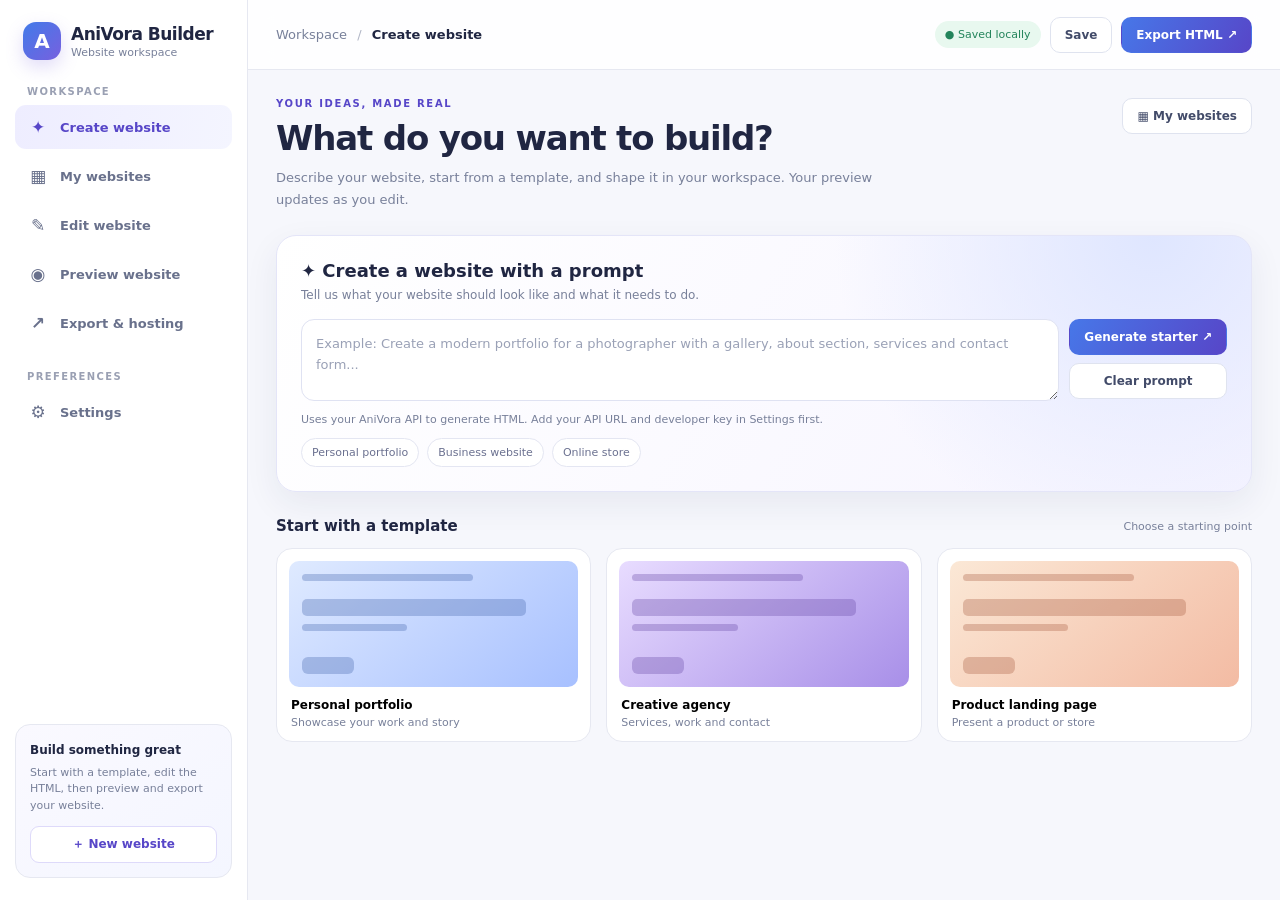
<file: index.html>
<!DOCTYPE html>
<html lang="en">
<head>
<meta charset="UTF-8">
<meta name="viewport" content="width=device-width, initial-scale=1">
<meta name="theme-color" content="#f6f7fc">
<title>AniVora Builder — Website Workspace</title>
<style>
:root{--ink:#202642;--muted:#78809a;--line:#e6e8f1;--paper:#fff;--canvas:#f6f7fc;--blue:#4777e8;--indigo:#5746c8;--lav:#eeeaff;--shadow:0 12px 34px rgba(35,43,80,.07)}
*{box-sizing:border-box}html,body{margin:0;min-height:100%;font-family:Inter,ui-sans-serif,system-ui,-apple-system,"Segoe UI",sans-serif;color:var(--ink);background:var(--canvas)}button,input,textarea,select{font:inherit}button{cursor:pointer}button:focus-visible,input:focus-visible,textarea:focus-visible{outline:3px solid #a9baff;outline-offset:2px}
.app{min-height:100vh;display:grid;grid-template-columns:248px minmax(0,1fr)}
.sidebar{background:#fff;border-right:1px solid var(--line);padding:22px 15px;display:flex;flex-direction:column;gap:26px;min-height:100vh}
.brand{display:flex;align-items:center;gap:10px;padding:0 8px}.brand-mark{width:38px;height:38px;border-radius:13px;background:linear-gradient(135deg,#427be9,#7760df);display:grid;place-items:center;color:white;font-size:20px;font-weight:800;box-shadow:0 7px 18px #7660df38}.brand strong{font-size:17px;letter-spacing:-.5px}.brand small{display:block;color:var(--muted);font-size:11px;margin-top:2px}
.nav-label{font-size:10px;font-weight:800;letter-spacing:1.4px;color:#9aa0b3;padding:0 12px 8px}.nav{display:grid;gap:5px}.nav button{border:0;background:transparent;color:#69718c;border-radius:11px;text-align:left;padding:12px 13px;display:flex;align-items:center;gap:12px;font-size:13px;font-weight:650;transition:.18s}.nav button:hover{background:#f5f6fc;color:var(--ink)}.nav button.active{background:linear-gradient(100deg,#eeedff,#f4f5ff);color:var(--indigo)}.nav .ico{width:20px;text-align:center;font-size:17px}.side-bottom{margin-top:auto;border:1px solid var(--line);border-radius:15px;padding:14px;background:linear-gradient(145deg,#faf9ff,#f4f6ff)}.side-bottom strong{font-size:12px}.side-bottom p{font-size:11px;color:var(--muted);line-height:1.5;margin:7px 0 12px}.small-btn{width:100%;border:1px solid #dedafa;border-radius:9px;background:#fff;color:var(--indigo);padding:9px;font-size:12px;font-weight:700}
.workspace{min-width:0;display:flex;flex-direction:column}.topbar{height:70px;background:#ffffffdc;border-bottom:1px solid var(--line);display:flex;align-items:center;justify-content:space-between;padding:0 28px;gap:14px;position:sticky;top:0;z-index:5;backdrop-filter:blur(12px)}.crumb{font-size:13px;color:var(--muted)}.crumb b{color:var(--ink)}.top-actions{display:flex;align-items:center;gap:9px}.status{font-size:11px;color:#23845b;background:#e8f8ef;padding:7px 10px;border-radius:20px;white-space:nowrap}.btn{border:1px solid #dfe3ef;background:white;color:#424b69;padding:10px 14px;border-radius:10px;font-size:12px;font-weight:750;transition:.18s}.btn:hover{transform:translateY(-1px);box-shadow:0 5px 14px #28345d12}.btn.primary{background:linear-gradient(120deg,var(--blue),var(--indigo));border-color:transparent;color:white}.btn:disabled{opacity:.5;cursor:not-allowed;transform:none}
.page{padding:28px;max-width:1600px;width:100%;margin:0 auto}.page-head{display:flex;align-items:flex-start;justify-content:space-between;gap:20px;margin-bottom:24px}.eyebrow{font-size:10px;text-transform:uppercase;letter-spacing:1.7px;color:var(--indigo);font-weight:850;margin-bottom:9px}.page h1{font-size:clamp(24px,3vw,34px);letter-spacing:-1.2px;margin:0}.sub{color:var(--muted);font-size:13px;line-height:1.7;margin:9px 0 0;max-width:620px}
.hero{background:radial-gradient(circle at 90% 0%,#dfe6ff 0,transparent 35%),linear-gradient(120deg,#fff,#f6f4ff);border:1px solid #e4e5f8;border-radius:20px;padding:24px;margin-bottom:22px;box-shadow:var(--shadow)}.hero h2{font-size:18px;margin:0 0 7px}.hero p{font-size:12px;color:var(--muted);margin:0 0 17px}.prompt-row{display:flex;gap:10px;align-items:stretch}.prompt{flex:1;min-height:82px;resize:vertical;border:1px solid #dfe2f2;background:#fff;border-radius:13px;padding:14px;color:var(--ink);font-size:13px;line-height:1.6}.prompt::placeholder{color:#9aa1b6}.prompt-actions{display:flex;flex-direction:column;gap:8px;min-width:150px}.hint{font-size:11px;color:var(--muted);margin-top:12px}.chips{display:flex;gap:8px;flex-wrap:wrap;margin-top:12px}.chip{background:#fff;border:1px solid #e4e6f2;color:#6b7190;border-radius:30px;padding:7px 10px;font-size:11px}.chip:hover{border-color:#b6b0f2;color:var(--indigo)}
.section-head{display:flex;justify-content:space-between;align-items:center;margin:25px 0 13px}.section-head h2{font-size:15px;margin:0}.section-head span{font-size:11px;color:var(--muted)}
.cards{display:grid;grid-template-columns:repeat(3,minmax(0,1fr));gap:15px}.template{background:#fff;border:1px solid var(--line);border-radius:16px;padding:12px;text-align:left;transition:.2s;min-width:0}.template:hover{transform:translateY(-3px);box-shadow:var(--shadow);border-color:#c8c7f2}.thumb{height:126px;border-radius:10px;overflow:hidden;display:flex;flex-direction:column;padding:13px;gap:8px}.thumb span{display:block;height:7px;border-radius:5px;background:#ffffffb8;width:65%}.thumb .wide{height:17px;width:85%;margin-top:10px}.thumb .short{width:40%}.thumb .pill{width:52px;height:17px;border-radius:6px;margin-top:auto}.thumb.agency{background:linear-gradient(140deg,#dfeaff,#a7c0ff)}.thumb.agency span{background:#4566ad55}.thumb.studio{background:linear-gradient(140deg,#e8dcff,#a88fe8)}.thumb.studio span{background:#6748a555}.thumb.store{background:linear-gradient(140deg,#fbe8d6,#f3bba3)}.thumb.store span{background:#a85f4355}.template strong{display:block;font-size:12px;margin:11px 2px 4px}.template small{display:block;color:var(--muted);font-size:11px;margin:0 2px}
.panel{background:#fff;border:1px solid var(--line);border-radius:17px;box-shadow:var(--shadow);overflow:hidden}.panel-title{padding:15px 18px;border-bottom:1px solid var(--line);display:flex;align-items:center;justify-content:space-between;gap:10px}.panel-title h2,.panel-title h3{font-size:13px;margin:0}.panel-title p{font-size:11px;color:var(--muted);margin:5px 0 0}.editor-layout{display:grid;grid-template-columns:minmax(230px, .8fr) minmax(0,1.2fr);gap:16px;align-items:stretch}.editor-panel{min-width:0}.editor-inner{padding:17px}.editor-inner label{font-size:11px;font-weight:800;display:block;margin-bottom:8px}.code{width:100%;min-height:350px;resize:vertical;border:1px solid #303650;border-radius:11px;background:#171b2b;color:#dfe6ff;padding:15px;font:12px/1.65 ui-monospace,SFMono-Regular,Consolas,monospace;tab-size:2}.block-grid{display:grid;grid-template-columns:repeat(2,minmax(0,1fr));gap:8px;margin-top:12px}.block-add{border:1px solid var(--line);background:#fbfbff;border-radius:10px;padding:12px;text-align:left;font-size:11px;color:#525b79}.block-add b{display:block;color:var(--indigo);font-size:17px;margin-bottom:5px}.block-add:hover{border-color:#c4bef7;background:#f6f4ff}.preview-wrap{background:#eef0f8;padding:14px;min-width:0}.preview-toolbar{display:flex;align-items:center;justify-content:space-between;margin-bottom:10px;font-size:11px;color:var(--muted);gap:8px}.device-buttons{display:flex;gap:5px}.device-buttons button{border:1px solid #e0e3ee;background:white;border-radius:7px;padding:6px 9px;font-size:11px;color:#626b86}.device-buttons button.active{background:var(--lav);color:var(--indigo);border-color:#d8d0ff}.frame{background:white;border:1px solid #dce0ec;border-radius:10px;overflow:hidden;min-height:400px;box-shadow:0 8px 24px #28345d10}.frame iframe{display:block;width:100%;height:520px;border:0;background:#fff}.frame.mobile{max-width:375px;margin:0 auto}.empty{padding:35px 20px;text-align:center;color:var(--muted);font-size:12px;line-height:1.7}
.project-list{display:grid;grid-template-columns:repeat(3,minmax(0,1fr));gap:14px}.project{background:#fff;border:1px solid var(--line);border-radius:15px;padding:17px}.project-icon{height:70px;border-radius:10px;background:linear-gradient(135deg,#e5edff,#eee5ff);display:grid;place-items:center;font-size:27px;margin-bottom:13px}.project h3{font-size:13px;margin:0 0 5px;overflow-wrap:anywhere}.project p{font-size:11px;color:var(--muted);margin:0 0 14px}.project-actions{display:flex;gap:7px}.project-actions .btn{flex:1;padding:8px 6px;font-size:11px}
.notice{border:1px solid #e3e5f2;background:#fff;border-radius:12px;padding:14px;color:var(--muted);font-size:12px;line-height:1.6;margin-top:16px}.notice b{color:var(--ink)}.hidden{display:none!important}.toast{position:fixed;bottom:22px;right:22px;background:#222844;color:white;border-radius:12px;padding:13px 17px;font-size:12px;box-shadow:0 10px 30px #141a3540;z-index:20;max-width:calc(100vw - 32px);animation:rise .2s ease}.toast.error{background:#9f2940}@keyframes rise{from{opacity:0;transform:translateY(8px)}to{opacity:1;transform:translateY(0)}}
.mobile-menu{display:none}
@media(max-width:1050px){.app{grid-template-columns:205px minmax(0,1fr)}.sidebar{padding-inline:10px}.page{padding:22px}.cards,.project-list{grid-template-columns:repeat(2,minmax(0,1fr))}.editor-layout{grid-template-columns:1fr}.code{min-height:240px}.frame iframe{height:460px}}
@media(max-width:700px){.app{display:block}.sidebar{position:fixed;z-index:15;left:0;top:0;bottom:0;width:255px;min-height:0;transform:translateX(-105%);transition:transform .22s;box-shadow:10px 0 35px #20264220}.sidebar.open{transform:translateX(0)}.topbar{height:62px;padding:0 14px}.mobile-menu{display:inline-flex}.crumb{font-size:11px}.status{display:none}.top-actions .btn{padding:9px 10px}.page{padding:19px 14px}.page-head{margin-bottom:17px}.page-head>.btn{display:none}.hero{padding:17px}.prompt-row{flex-direction:column}.prompt-actions{flex-direction:row}.prompt-actions .btn{flex:1}.cards,.project-list{grid-template-columns:1fr 1fr;gap:9px}.thumb{height:95px}.template{padding:8px}.section-head{margin-top:20px}.editor-layout{gap:12px}.preview-wrap{padding:9px}.frame iframe{height:420px}.panel-title{padding:13px}.editor-inner{padding:12px}.side-bottom{margin-top:20px}.nav{gap:3px}}
@media(max-width:390px){.cards,.project-list{grid-template-columns:1fr}.top-actions .btn{font-size:11px}.page h1{font-size:25px}}
</style>
</head>
<body>
<div class="app">
  <aside class="sidebar" id="sidebar">
    <div class="brand"><div class="brand-mark">A</div><div><strong>AniVora Builder</strong><small>Website workspace</small></div></div>
    <div><div class="nav-label">WORKSPACE</div><nav class="nav" aria-label="Main navigation">
      <button class="active" data-view="create"><span class="ico">✦</span>Create website</button>
      <button data-view="projects"><span class="ico">▦</span>My websites</button>
      <button data-view="editor"><span class="ico">✎</span>Edit website</button>
      <button data-view="preview"><span class="ico">◉</span>Preview website</button>
      <button data-view="hosting"><span class="ico">↗</span>Export & hosting</button>
    </nav></div>
    <div><div class="nav-label">PREFERENCES</div><nav class="nav"><button data-view="settings"><span class="ico">⚙</span>Settings</button></nav></div>
    <div class="side-bottom"><strong>Build something great</strong><p>Start with a template, edit the HTML, then preview and export your website.</p><button class="small-btn" data-view="create">＋ New website</button></div>
  </aside>
  <main class="workspace">
    <header class="topbar"><div style="display:flex;align-items:center;gap:12px"><button class="btn mobile-menu" id="menuBtn" aria-label="Open menu">☰</button><div class="crumb">Workspace <span style="padding:0 6px;color:#b1b6c6">/</span> <b id="breadcrumb">Create website</b></div></div><div class="top-actions"><span class="status">● Saved locally</span><button class="btn" id="saveBtn">Save</button><button class="btn primary" id="exportTop">Export HTML ↗</button></div></header>
    <div class="page">
      <section id="view-create" class="view">
        <div class="page-head"><div><div class="eyebrow">Your ideas, made real</div><h1>What do you want to build?</h1><p class="sub">Describe your website, start from a template, and shape it in your workspace. Your preview updates as you edit.</p></div><button class="btn" data-view="projects">▦ My websites</button></div>
        <div class="hero"><h2>✦ Create a website with a prompt</h2><p>Tell us what your website should look like and what it needs to do.</p><div class="prompt-row"><textarea class="prompt" id="sitePrompt" placeholder="Example: Create a modern portfolio for a photographer with a gallery, about section, services and contact form..."></textarea><div class="prompt-actions"><button class="btn primary" id="generateBtn">Generate starter ↗</button><button class="btn" id="clearPrompt">Clear prompt</button></div></div><div class="hint">Uses your AniVora API to generate HTML. Add your API URL and developer key in Settings first.</div><div class="chips"><button class="chip" data-prompt="A modern personal portfolio with a hero section, projects, about me and contact details">Personal portfolio</button><button class="chip" data-prompt="A clean small business website with services, testimonials, about section and contact information">Business website</button><button class="chip" data-prompt="A stylish online store landing page with featured products, categories and a shopping call to action">Online store</button></div></div>
        <div class="section-head"><h2>Start with a template</h2><span>Choose a starting point</span></div>
        <div class="cards">
          <button class="template" data-template="portfolio"><div class="thumb agency"><span></span><span class="wide"></span><span class="short"></span><span class="pill"></span></div><strong>Personal portfolio</strong><small>Showcase your work and story</small></button>
          <button class="template" data-template="business"><div class="thumb studio"><span></span><span class="wide"></span><span class="short"></span><span class="pill"></span></div><strong>Creative agency</strong><small>Services, work and contact</small></button>
          <button class="template" data-template="store"><div class="thumb store"><span></span><span class="wide"></span><span class="short"></span><span class="pill"></span></div><strong>Product landing page</strong><small>Present a product or store</small></button>
        </div>
      </section>
      <section id="view-projects" class="view hidden">
        <div class="page-head"><div><div class="eyebrow">Your workspace</div><h1>My websites</h1><p class="sub">Open a saved project to continue editing, or create a fresh website.</p></div><button class="btn primary" data-view="create">＋ New website</button></div>
        <div id="projectList" class="project-list"></div><div id="noProjects" class="notice"><b>No saved websites yet.</b><br>Create a starter website and press Save. Your projects are stored in this browser on this device.</div>
      </section>
      <section id="view-editor" class="view hidden">
        <div class="page-head"><div><div class="eyebrow">Make it yours</div><h1>Edit website</h1><p class="sub">Edit the HTML directly or add a ready-made block. Changes appear in the preview.</p></div></div>
        <div class="editor-layout">
          <div class="panel editor-panel"><div class="panel-title"><div><h2>✎ HTML editor</h2><p id="editingName">Untitled website</p></div><button class="btn" id="formatHint">HTML</button></div><div class="editor-inner"><label for="editor">Website HTML</label><textarea class="code" id="editor" spellcheck="false" aria-label="Website HTML editor" placeholder="Choose a template or create a starter website first..."></textarea><div class="section-head"><h2>Quick blocks</h2><span>Tap to insert</span></div><div class="block-grid"><button class="block-add" data-block="heading"><b>H₁</b>Hero heading</button><button class="block-add" data-block="paragraph"><b>¶</b>Paragraph</button><button class="block-add" data-block="button"><b>▣</b>Call-to-action</button><button class="block-add" data-block="image"><b>▧</b>Image block</button><button class="block-add" data-block="services"><b>▦</b>Services section</button><button class="block-add" data-block="contact"><b>✉</b>Contact section</button></div></div></div>
          <div class="panel"><div class="panel-title"><div><h2>Live preview</h2><p>Preview of your current HTML</p></div><button class="btn" data-view="preview">Expand ↗</button></div><div class="preview-wrap"><div class="preview-toolbar"><span>● Local preview</span><div class="device-buttons"><button class="active" data-device="desktop">Desktop</button><button data-device="mobile">Mobile</button></div></div><div class="frame" id="editorFrame"><iframe id="previewFrame" title="Website preview" sandbox="allow-forms allow-modals allow-popups allow-same-origin" loading="eager"></iframe></div></div></div>
        </div>
      </section>
      <section id="view-preview" class="view hidden">
        <div class="page-head"><div><div class="eyebrow">Check every detail</div><h1>Preview website</h1><p class="sub">Review the page at desktop or mobile width before exporting.</p></div><button class="btn primary" data-view="editor">✎ Edit website</button></div>
        <div class="panel"><div class="panel-title"><div><h2 id="previewName">Untitled website</h2><p>Sandboxed browser preview</p></div><div class="device-buttons"><button class="active" data-device="desktop">Desktop</button><button data-device="mobile">Mobile</button><button id="refreshPreview">↻ Refresh</button></div></div><div class="preview-wrap"><div class="frame" id="fullFrame"><iframe id="fullPreviewFrame" title="Full website preview" sandbox="allow-forms allow-modals allow-popups allow-same-origin"></iframe></div></div></div>
      </section>
      <section id="view-hosting" class="view hidden">
        <div class="page-head"><div><div class="eyebrow">Ready to share?</div><h1>Export & hosting</h1><p class="sub">Download your website files, then publish them using a hosting provider.</p></div></div>
        <div class="panel"><div class="panel-title"><div><h2>Export your website</h2><p>Download the current HTML as a file</p></div></div><div class="editor-inner"><p style="font-size:13px;line-height:1.8;color:var(--muted);margin-bottom:16px">Export creates a standalone HTML file containing your current page. Images, external fonts and other linked resources may still require an internet connection.</p><button class="btn primary" id="exportMain">↓ Download website HTML</button><div class="notice"><b>Public hosting is not connected yet.</b><br>This workspace does not currently publish a public website URL or connect to a hosting account. Export the file and upload it to a hosting provider to make it public.</div></div></div>
      </section>
      <section id="view-settings" class="view hidden">
        <div class="page-head"><div><div class="eyebrow">Workspace preferences</div><h1>Settings</h1><p class="sub">Manage the current project name and local browser data.</p></div></div>
        <div class="panel"><div class="panel-title"><div><h2>AniVora API connection</h2><p>Connect your own API for prompt-to-website generation</p></div><span id="apiStatus" class="status" style="background:#f1f2f8;color:#737b94">Not tested</span></div><div class="editor-inner"><label for="apiBaseUrl">API base URL</label><input id="apiBaseUrl" value="https://anivora-api-two.vercel.app" style="width:100%;padding:12px;border:1px solid var(--line);border-radius:10px;margin-bottom:14px"><label for="apiKeyInput">AniVora developer API key</label><input id="apiKeyInput" type="password" autocomplete="off" placeholder="Paste your av_… developer key" style="width:100%;padding:12px;border:1px solid var(--line);border-radius:10px;margin-bottom:10px"><p style="font-size:11px;color:var(--muted);line-height:1.7;margin-bottom:14px">The API key is kept in this browser tab's session memory and is not written into your website HTML. Don't use an admin secret here. For production, route requests through a secured backend instead of exposing a developer key in the browser.</p><button class="btn primary" id="testApiBtn">Test API connection</button><span id="apiMessage" style="font-size:12px;color:var(--muted);margin-left:10px"></span><hr style="border:0;border-top:1px solid var(--line);margin:22px 0"><h3 style="font-size:13px;margin-bottom:14px">Project settings</h3><label for="projectNameInput">Website name</label><input id="projectNameInput" style="width:100%;padding:12px;border:1px solid var(--line);border-radius:10px;margin-bottom:16px" placeholder="My new website"><button class="btn" id="renameBtn">Update website name</button><div class="notice"><b>Local storage</b><br>Saved projects are stored in this browser on this device. Clearing browser site data may remove them. Saving here does not upload your project to an account.</div><div style="margin-top:18px"><button class="btn" id="newBtn">＋ Start a new website</button></div></div></div>
      </section>
    </div>
  </main>
</div>
<div id="toast" class="toast hidden" role="status" aria-live="polite"></div>
<script>
(function(){
const $=s=>document.querySelector(s), $$=s=>Array.from(document.querySelectorAll(s));
const starter={
portfolio:{name:"Personal Portfolio",prompt:"A personal portfolio website",html:`<!DOCTYPE html>
<html lang="en"><head><meta charset="UTF-8"><meta name="viewport" content="width=device-width,initial-scale=1"><title>Alex Morgan — Portfolio</title><style>*{box-sizing:border-box}body{margin:0;font-family:Arial,sans-serif;color:#202642;background:#f7f8fc}header{padding:24px 8%;display:flex;justify-content:space-between;align-items:center;background:white}header a{color:#4e50b8;text-decoration:none;font-weight:bold}main{max-width:1050px;margin:auto;padding:70px 8%}.tag{color:#6154c9;font-weight:bold;font-size:13px}.hero{font-size:clamp(38px,7vw,68px);line-height:1.05;letter-spacing:-2px;margin:15px 0}.lead{max-width:590px;line-height:1.8;color:#68718a}.button{display:inline-block;background:#5a50c9;color:white;padding:14px 20px;border-radius:9px;text-decoration:none;margin-top:18px}.grid{display:grid;grid-template-columns:repeat(auto-fit,minmax(180px,1fr));gap:15px;margin-top:40px}.card{padding:22px;background:white;border:1px solid #e4e6f1;border-radius:14px}.card h3{margin-top:0}@media(max-width:500px){main{padding-top:45px}header{padding:18px}}</style></head><body><header><b>Alex Morgan</b><a href="#contact">Let's talk ↗</a></header><main><span class="tag">DESIGNER · CREATOR · PROBLEM SOLVER</span><h1 class="hero">I make digital<br>things feel simple.</h1><p class="lead">I’m a multidisciplinary creative who turns thoughtful ideas into useful, memorable digital experiences. Here are a few things I can help you build.</p><a class="button" href="#work">Explore my work</a><section id="work" class="grid"><article class="card"><h3>Web design</h3><p>Clear, accessible experiences designed around real people.</p></article><article class="card"><h3>Development</h3><p>Responsive websites built with care and attention to detail.</p></article><article class="card"><h3>Creative direction</h3><p>Strong visual systems that give ideas a distinctive voice.</p></article></section><section id="contact" style="margin-top:55px"><h2>Have a project in mind?</h2><p class="lead">Tell me what you're working on and let's make it happen.</p><a class="button" href="mailto:hello@example.com">Get in touch</a></section></main></body></html>`},
business:{name:"Creative Agency",prompt:"A creative agency website",html:`<!DOCTYPE html>
<html lang="en"><head><meta charset="UTF-8"><meta name="viewport" content="width=device-width,initial-scale=1"><title>Northstar Creative</title><style>*{box-sizing:border-box}body{margin:0;font-family:Arial,sans-serif;background:#faf9ff;color:#23213a}header{display:flex;justify-content:space-between;align-items:center;padding:23px 7%;background:white}header a{color:#5543bb;text-decoration:none;font-weight:bold}main{padding:75px 8%;max-width:1100px;margin:auto}.label{font-size:12px;letter-spacing:2px;font-weight:bold;color:#6553c8}.hero{font-size:clamp(40px,7vw,76px);line-height:1.03;letter-spacing:-3px;max-width:800px;margin:20px 0}.intro{max-width:560px;color:#77738e;line-height:1.8}.cta{display:inline-block;margin-top:20px;padding:14px 21px;border-radius:9px;background:#5b4bc7;color:white;text-decoration:none}.services{display:grid;grid-template-columns:repeat(auto-fit,minmax(190px,1fr));gap:15px;margin-top:65px}.service{background:white;border:1px solid #e8e5f5;border-radius:16px;padding:24px}.service span{font-size:25px}.service h3{margin-bottom:8px}.service p{color:#77738e;line-height:1.65;font-size:14px}@media(max-width:500px){main{padding:50px 6%}.hero{letter-spacing:-1.5px}}</style></head><body><header><b>✳ NORTHSTAR</b><a href="#contact">Start a project ↗</a></header><main><span class="label">INDEPENDENT CREATIVE STUDIO</span><h1 class="hero">Big ideas deserve thoughtful design.</h1><p class="intro">We help ambitious teams build brands, websites and digital experiences that move their business forward.</p><a class="cta" href="#contact">Let's work together →</a><section class="services"><article class="service"><span>✳</span><h3>Brand identity</h3><p>Distinctive identities and visual systems made to last.</p></article><article class="service"><span>▧</span><h3>Web experiences</h3><p>Beautiful, responsive websites built for real people.</p></article><article class="service"><span>↗</span><h3>Digital strategy</h3><p>Clear thinking that turns business goals into action.</p></article></section><section id="contact" style="margin-top:60px"><h2>Let's make something meaningful.</h2><p class="intro">Email us at hello@example.com to start a conversation.</p></section></main></body></html>`},
store:{name:"Product Landing Page",prompt:"A product landing page",html:`<!DOCTYPE html>
<html lang="en"><head><meta charset="UTF-8"><meta name="viewport" content="width=device-width,initial-scale=1"><title>Forma — Everyday Essentials</title><style>*{box-sizing:border-box}body{margin:0;font-family:Arial,sans-serif;color:#2c2928;background:#fffaf6}header{padding:22px 7%;display:flex;justify-content:space-between;align-items:center;border-bottom:1px solid #eee3db}header a{color:#6c4436;text-decoration:none;font-size:13px}.hero{max-width:1100px;margin:auto;padding:75px 8%;display:grid;grid-template-columns:1.1fr .9fr;gap:30px;align-items:center}.eyebrow{font-size:12px;letter-spacing:2px;color:#a2694f;font-weight:bold}.hero h1{font-size:clamp(40px,6vw,68px);line-height:1.02;letter-spacing:-2px;margin:18px 0}.hero p{color:#786d67;line-height:1.8}.btn{display:inline-block;padding:14px 20px;background:#6d483a;color:white;border-radius:8px;text-decoration:none;margin-top:12px}.art{min-height:290px;border-radius:22px;background:linear-gradient(145deg,#f4d9c8,#c98d70);display:grid;place-items:center;font-size:85px}.features{max-width:1000px;margin:auto;padding:20px 8% 65px;display:grid;grid-template-columns:repeat(auto-fit,minmax(170px,1fr));gap:18px}.features article{padding:20px;background:white;border:1px solid #f0e6df;border-radius:12px}.features p{font-size:13px;line-height:1.6;color:#786d67}@media(max-width:650px){.hero{grid-template-columns:1fr;padding-top:45px}.art{min-height:190px}.hero h1{letter-spacing:-1px}}</style></head><body><header><b>FORMA.</b><a href="#products">Explore collection　 ↗</a></header><main class="hero"><div><span class="eyebrow">MADE FOR EVERYDAY</span><h1>Less noise.<br>More meaning.</h1><p>Thoughtfully designed essentials for the moments that make up your day. Simple forms, considered details, made to last.</p><a class="btn" href="#products">Discover the collection</a></div><div class="art" aria-label="Decorative product illustration">◒</div></main><section id="products" class="features"><article><h3>Considered design</h3><p>Every detail has a purpose. Nothing extra, nothing missing.</p></article><article><h3>Made to last</h3><p>Timeless shapes and dependable materials for everyday use.</p></article><article><h3>Better by design</h3><p>Thoughtful choices from first sketch to final product.</p></article></section></body></html>`}
};
let current={name:"Untitled website",html:"",prompt:""};
const editor=$("#editor"), preview=$("#previewFrame"), fullPreview=$("#fullPreviewFrame");
let toastTimer;
function toast(msg,error=false){const t=$("#toast");t.textContent=msg;t.classList.remove("hidden","error");if(error)t.classList.add("error");clearTimeout(toastTimer);toastTimer=setTimeout(()=>t.classList.add("hidden"),2800)}
function setHtml(html){current.html=html;editor.value=html;renderPreview();$("#editingName").textContent=current.name;$("#previewName").textContent=current.name}
function renderPreview(){const html=editor.value||current.html||"";current.html=html;preview.srcdoc=html||"<html><body style='font-family:Arial;padding:30px;color:#78809a'>Your website preview will appear here. Choose a template to begin.</body></html>";fullPreview.srcdoc=preview.srcdoc}
function go(view){$$(".view").forEach(v=>v.classList.add("hidden"));const target=$("#view-"+view);if(target)target.classList.remove("hidden");$$(".nav [data-view]").forEach(b=>b.classList.toggle("active",b.dataset.view===view));$("#breadcrumb").textContent=({create:"Create website",projects:"My websites",editor:"Edit website",preview:"Preview website",hosting:"Export & hosting",settings:"Settings"})[view]||"Workspace";$("#sidebar").classList.remove("open");if(view==="preview")renderPreview();if(view==="projects")renderProjects();if(view==="settings")$("#projectNameInput").value=current.name}
$$("[data-view]").forEach(b=>b.addEventListener("click",()=>go(b.dataset.view)));
$("#menuBtn").addEventListener("click",()=>$("#sidebar").classList.toggle("open"));
$$("[data-prompt]").forEach(b=>b.addEventListener("click",()=>{$("#sitePrompt").value=b.dataset.prompt}));
$$("[data-template]").forEach(b=>b.addEventListener("click",()=>loadTemplate(b.dataset.template)));
function loadTemplate(key){const t=starter[key];if(!t)return;current={name:t.name,html:t.html,prompt:t.prompt};setHtml(t.html);go("editor");toast(t.name+" template loaded. Edit it to make it yours.");}
async function makeFromPrompt(){
const p=$("#sitePrompt").value.trim();
if(!p){toast("Describe your website first, or choose a template.",true);return}
const base=$("#apiBaseUrl").value.trim().replace(/\/+$/,"")||"https://anivora-api-two.vercel.app";
const key=$("#apiKeyInput").value.trim()||sessionStorage.getItem("anivora_builder_api_key")||"";
if(!key){toast("Add your AniVora developer API key in Settings first.",true);go("settings");return}
const btn=$("#generateBtn");btn.disabled=true;btn.textContent="Generating…";
try{
const instruction="You are AniVora Builder, a professional website generator. Create a complete, polished, responsive, standalone HTML5 website for this request: "+p+"\\n\\nReturn ONLY the complete HTML document, starting with <!DOCTYPE html> and ending with </html>. Include all CSS in a style tag and JavaScript only if useful. Do not use markdown fences, explanations, external frameworks, backend secrets, or claim features that are not implemented. Make it mobile responsive and visually polished. Use accessible semantic HTML, realistic copy, and working in-page navigation. If a contact form is included, clearly mark it as a front-end demo unless connected to a backend.";
const response=await fetch(base+"/v1/generate",{method:"POST",headers:{"Content-Type":"application/json","Authorization":"Bearer "+key},body:JSON.stringify({model:"anivora-text",prompt:instruction})});
let data;try{data=await response.json()}catch(e){throw new Error("API returned a non-JSON response (HTTP "+response.status+").")}
if(!response.ok)throw new Error(data.error||data.detail||("API request failed (HTTP "+response.status+")."));
let html=data.output&&typeof data.output.text==="string"?data.output.text:(typeof data.text==="string"?data.text:"");
html=html.trim().replace(/^\`\`\`(?:html)?\s*/i,"").replace(/\s*\`\`\`$/,"");
const start=html.toLowerCase().indexOf("<!doctype html");
const altStart=html.toLowerCase().indexOf("<html");
if(start>0)html=html.slice(start);else if(start<0&&altStart>0)html=html.slice(altStart);
if(!html.toLowerCase().includes("<html")||!html.toLowerCase().includes("</html>"))throw new Error("The API responded, but its output was not a complete HTML page. Try again with a simpler prompt.");
const titleMatch=html.match(/<title[^>]*>([\s\S]*?)<\/title>/i);
const title=titleMatch?titleMatch[1].replace(/<[^>]+>/g,"").trim():p.slice(0,60);
current={name:title||"AI Website",html,prompt:p};setHtml(html);go("editor");toast("Website generated by AniVora API. Review it before publishing.");
}catch(error){
const msg=String(error&&error.message||error);
if(/failed to fetch|networkerror|load failed/i.test(msg))toast("Could not reach the API. Check the URL and CORS settings, then test the connection in Settings.",true);
else toast(msg.slice(0,180),true);
}finally{btn.disabled=false;btn.textContent="Generate starter ↗"}
}
$("#generateBtn").addEventListener("click",makeFromPrompt);
$("#clearPrompt").addEventListener("click",()=>$("#sitePrompt").value="");
$$("[data-block]").forEach(b=>b.addEventListener("click",()=>{const blocks={heading:"<section style='padding:48px 24px'><h1>Your headline goes here</h1></section>",paragraph:"<p style='line-height:1.7'>Write a short paragraph about your website here.</p>",button:"<p><a href='#contact' style='display:inline-block;padding:12px 18px;background:#5746c8;color:white;border-radius:8px;text-decoration:none'>Get started</a></p>",image:"<img src='https://placehold.co/900x420/e9e7ff/5145a6?text=Your+Image' alt='Replace with your image' style='display:block;width:100%;height:auto;border-radius:12px'>",services:"<section style='padding:24px 0'><h2>What we offer</h2><div style='display:grid;grid-template-columns:repeat(auto-fit,minmax(160px,1fr));gap:14px'><article style='padding:18px;border:1px solid #ddd;border-radius:10px'><h3>Service one</h3><p>Describe your service.</p></article><article style='padding:18px;border:1px solid #ddd;border-radius:10px'><h3>Service two</h3><p>Describe your service.</p></article></div></section>",contact:"<section id='contact' style='padding:28px;background:#f3f1ff;border-radius:12px'><h2>Let's talk</h2><p>Email us at hello@example.com</p><a href='mailto:hello@example.com'>Contact us</a></section>"};const code=blocks[b.dataset.block];if(!editor.value.trim()){setHtml("<!DOCTYPE html><html><head><meta charset='UTF-8'><meta name='viewport' content='width=device-width,initial-scale=1'><title>My Website</title></head><body style='font-family:Arial,sans-serif;max-width:900px;margin:40px auto;padding:20px'>\n"+code+"\n</body></html>")}else{const end=editor.value.toLowerCase().lastIndexOf("</body>");if(end>=0)editor.value=editor.value.slice(0,end)+ "\n"+code+"\n"+editor.value.slice(end);else editor.value+="\n"+code;}renderPreview();toast("Block added to your HTML.");}));
editor.addEventListener("input",()=>{current.html=editor.value;renderPreview()});
function readProjects(){try{return JSON.parse(localStorage.getItem("anivora-builder-projects")||"[]")}catch(e){return []}}
function saveCurrent(){if(!editor.value.trim()){toast("Choose a template or create a starter first.",true);return}current.html=editor.value;if(!current.name||current.name==="Untitled website"){current.name=prompt("Name this website","My Website")||"My Website"}const items=readProjects();const idx=items.findIndex(p=>p.name===current.name);const project={name:current.name,html:current.html,prompt:current.prompt,updatedAt:new Date().toISOString()};if(idx>=0)items[idx]=project;else items.unshift(project);try{localStorage.setItem("anivora-builder-projects",JSON.stringify(items));$("#editingName").textContent=current.name;$("#previewName").textContent=current.name;renderProjects();toast("Website saved in this browser.");}catch(e){toast("Could not save. Browser storage may be full.",true)}}
function renderProjects(){const list=$("#projectList"),items=readProjects();list.innerHTML="";$("#noProjects").classList.toggle("hidden",items.length>0);items.forEach((p,i)=>{const card=document.createElement("article");card.className="project";const icon=document.createElement("div");icon.className="project-icon";icon.textContent="✦";const h=document.createElement("h3");h.textContent=p.name||"Untitled website";const d=document.createElement("p");d.textContent="Last saved "+(p.updatedAt?new Date(p.updatedAt).toLocaleString():"");const actions=document.createElement("div");actions.className="project-actions";const open=document.createElement("button");open.className="btn";open.textContent="Open";open.addEventListener("click",()=>{current={name:p.name,html:p.html,prompt:p.prompt||""};setHtml(p.html);go("editor")});const del=document.createElement("button");del.className="btn";del.textContent="Delete";del.addEventListener("click",()=>{if(!confirm("Delete "+p.name+" from this browser?"))return;const latest=readProjects();latest.splice(i,1);localStorage.setItem("anivora-builder-projects",JSON.stringify(latest));renderProjects();toast("Project deleted.")});actions.append(open,del);card.append(icon,h,d,actions);list.append(card)})}
function exportHtml(){const html=editor.value||current.html;if(!html.trim()){toast("Create or open a website before exporting.",true);return}const blob=new Blob([html],{type:"text/html;charset=utf-8"});const url=URL.createObjectURL(blob);const a=document.createElement("a");a.href=url;a.download=(current.name||"my-website").toLowerCase().replace(/[^a-z0-9]+/g,"-").replace(/^-|-$/g,"")+".html";document.body.append(a);a.click();a.remove();URL.revokeObjectURL(url);toast("HTML file downloaded.");}
$("#testApiBtn").addEventListener("click",async()=>{const base=$("#apiBaseUrl").value.trim().replace(/\/+$/,"");const key=$("#apiKeyInput").value.trim();const message=$("#apiMessage");const status=$("#apiStatus");message.textContent="Testing…";status.textContent="Testing";try{const r=await fetch((base||"https://anivora-api-two.vercel.app")+"/v1/models");if(!r.ok)throw new Error("API responded with HTTP "+r.status);const d=await r.json();if(!d.success&&!Array.isArray(d.models))throw new Error("Unexpected API response");if(!key){message.textContent="API reachable; add key to generate.";status.textContent="Key needed";status.style.background="#fff4df";status.style.color="#8b6217";toast("API is reachable. Add your developer key to generate websites.");return}sessionStorage.setItem("anivora_builder_api_key",key);sessionStorage.setItem("anivora_builder_api_base",base||"https://anivora-api-two.vercel.app");message.textContent="API reachable; key saved for this tab.";status.textContent="Reachable";status.style.background="#e8f8ef";status.style.color="#23845b";toast("API connection test passed. Generation will verify the key.");}catch(e){message.textContent="Connection failed";status.textContent="Not connected";status.style.background="#fff0f1";status.style.color="#a52f47";toast("API test failed: "+String(e.message||e).slice(0,120),true)}});
$("#apiBaseUrl").value=sessionStorage.getItem("anivora_builder_api_base")||$("#apiBaseUrl").value;
$("#apiKeyInput").value=sessionStorage.getItem("anivora_builder_api_key")||"";
$("#saveBtn").addEventListener("click",saveCurrent);$("#exportTop").addEventListener("click",exportHtml);$("#exportMain").addEventListener("click",exportHtml);$("#refreshPreview").addEventListener("click",()=>{renderPreview();toast("Preview refreshed.")});
$("#renameBtn").addEventListener("click",()=>{const name=$("#projectNameInput").value.trim();if(!name){toast("Enter a website name.",true);return}const old=current.name;current.name=name;$("#editingName").textContent=name;$("#previewName").textContent=name;const items=readProjects();const found=items.find(p=>p.name===old);if(found){found.name=name;found.html=editor.value;found.updatedAt=new Date().toISOString();localStorage.setItem("anivora-builder-projects",JSON.stringify(items))}toast("Website name updated.")});
$("#newBtn").addEventListener("click",()=>{if(editor.value.trim()&&!confirm("Start a new website? Save your current work first if needed."))return;current={name:"Untitled website",html:"",prompt:""};setHtml("");$("#sitePrompt").value="";go("create");toast("Ready for a new website.")});
$$("[data-device]").forEach(b=>b.addEventListener("click",()=>{const device=b.dataset.device;const frameIds=["editorFrame","fullFrame"];frameIds.forEach(id=>{const f=$("#"+id);if(f)f.classList.toggle("mobile",device==="mobile")});$$("[data-device]").forEach(x=>x.classList.toggle("active",x.dataset.device===device))}));
$("#formatHint").addEventListener("click",()=>toast("Paste or edit valid HTML in the editor."));
// Load the most recently saved project if available; otherwise start with a useful portfolio template.
const saved=readProjects();if(saved.length){current={name:saved[0].name,html:saved[0].html,prompt:saved[0].prompt||""};setHtml(current.html)}else{current={name:starter.portfolio.name,html:starter.portfolio.html,prompt:starter.portfolio.prompt};setHtml(starter.portfolio.html)}
renderProjects();
})();
</script>
</body>
</html>
</file>
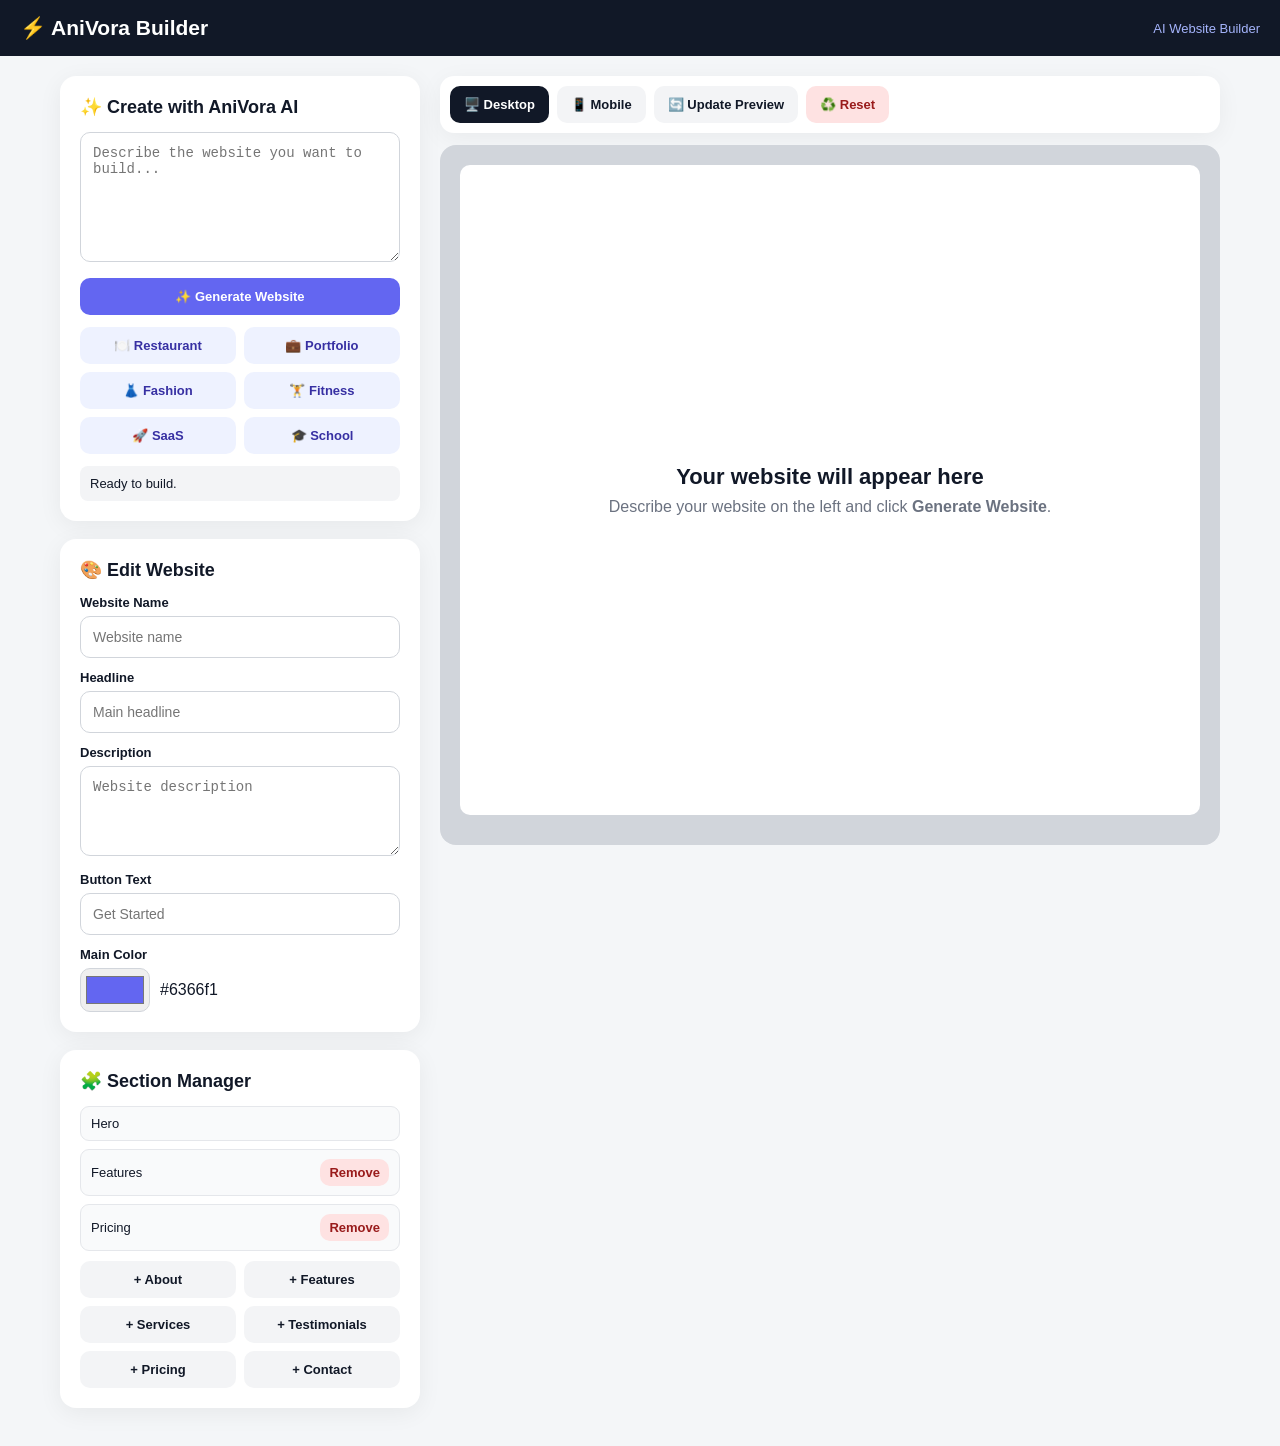
<file: anivora.html>
<!DOCTYPE html>
<html lang="en">
<head>
  <meta charset="UTF-8">
  <meta name="viewport" content="width=device-width, initial-scale=1.0">

  <title>AniVora Builder</title>

  <style>
    * {
      box-sizing: border-box;
      margin: 0;
      padding: 0;
    }

    body {
      font-family: Arial, sans-serif;
      background: #f4f6f8;
      color: #111827;
    }

    header {
      background: #111827;
      color: white;
      padding: 16px 20px;
      display: flex;
      align-items: center;
      justify-content: space-between;
      position: sticky;
      top: 0;
      z-index: 100;
    }

    header h1 {
      font-size: 21px;
    }

    header span {
      font-size: 13px;
      color: #a5b4fc;
    }

    .container {
      max-width: 1200px;
      margin: auto;
      padding: 20px;
    }

    .builder-grid {
      display: grid;
      grid-template-columns: 360px 1fr;
      gap: 20px;
      align-items: start;
    }

    .panel {
      background: white;
      border-radius: 16px;
      padding: 20px;
      box-shadow: 0 5px 25px rgba(0,0,0,0.06);
      margin-bottom: 18px;
    }

    .panel h2 {
      font-size: 18px;
      margin-bottom: 14px;
    }

    .panel h3 {
      font-size: 15px;
      margin: 18px 0 10px;
    }

    textarea,
    input {
      width: 100%;
      border: 1px solid #d1d5db;
      border-radius: 10px;
      padding: 12px;
      font-size: 14px;
      outline: none;
    }

    textarea {
      min-height: 130px;
      resize: vertical;
    }

    textarea:focus,
    input:focus {
      border-color: #6366f1;
    }

    label {
      display: block;
      font-size: 13px;
      font-weight: bold;
      margin: 12px 0 6px;
    }

    button {
      border: none;
      border-radius: 10px;
      padding: 11px 14px;
      cursor: pointer;
      font-weight: bold;
      font-size: 13px;
    }

    button:disabled {
      opacity: 0.6;
      cursor: not-allowed;
    }

    .primary {
      width: 100%;
      background: #6366f1;
      color: white;
      margin-top: 12px;
    }

    .primary:hover {
      background: #4f46e5;
    }

    .examples {
      display: grid;
      grid-template-columns: 1fr 1fr;
      gap: 8px;
      margin-top: 12px;
    }

    .example {
      background: #eef2ff;
      color: #3730a3;
    }

    .example:hover {
      background: #e0e7ff;
    }

    .status {
      margin-top: 12px;
      padding: 10px;
      border-radius: 8px;
      background: #f3f4f6;
      font-size: 13px;
    }

    .editor-group {
      border-top: 1px solid #e5e7eb;
      padding-top: 12px;
      margin-top: 14px;
    }

    .section-list {
      display: flex;
      flex-direction: column;
      gap: 8px;
    }

    .section-row {
      display: flex;
      align-items: center;
      justify-content: space-between;
      background: #f9fafb;
      border: 1px solid #e5e7eb;
      padding: 9px 10px;
      border-radius: 9px;
      font-size: 13px;
    }

    .section-row button {
      background: #fee2e2;
      color: #991b1b;
      padding: 6px 9px;
    }

    .section-buttons {
      display: grid;
      grid-template-columns: 1fr 1fr;
      gap: 8px;
      margin-top: 10px;
    }

    .section-buttons button {
      background: #f3f4f6;
      color: #111827;
    }

    .preview-panel {
      min-width: 0;
    }

    .preview-toolbar {
      background: white;
      border-radius: 14px;
      padding: 10px;
      display: flex;
      flex-wrap: wrap;
      gap: 8px;
      margin-bottom: 12px;
      box-shadow: 0 5px 25px rgba(0,0,0,0.05);
    }

    .preview-toolbar button {
      background: #f3f4f6;
      color: #111827;
    }

    .preview-toolbar button.active {
      background: #111827;
      color: white;
    }

    .preview-frame {
      background: #d1d5db;
      min-height: 700px;
      padding: 20px;
      border-radius: 16px;
      overflow: auto;
    }

    #website {
      background: white;
      min-height: 650px;
      width: 100%;
      margin: auto;
      overflow: hidden;
      border-radius: 10px;
    }

    #website.mobile {
      max-width: 390px;
    }

    #website.desktop {
      max-width: 1100px;
    }

    .empty-preview {
      min-height: 650px;
      display: flex;
      align-items: center;
      justify-content: center;
      text-align: center;
      padding: 30px;
      color: #6b7280;
    }

    .empty-preview strong {
      display: block;
      color: #111827;
      font-size: 22px;
      margin-bottom: 8px;
    }

    .color-row {
      display: flex;
      gap: 10px;
      align-items: center;
    }

    #mainColor {
      height: 44px;
      padding: 3px;
      width: 70px;
      cursor: pointer;
    }

    .reset {
      background: #fee2e2 !important;
      color: #991b1b !important;
    }

    @media (max-width: 850px) {
      .builder-grid {
        grid-template-columns: 1fr;
      }

      .preview-frame {
        min-height: 500px;
        padding: 10px;
      }

      #website,
      #website.desktop {
        max-width: 100%;
      }
    }
  </style>
</head>

<body>

<header>
  <h1>⚡ AniVora Builder</h1>
  <span>AI Website Builder</span>
</header>

<div class="container">

  <div class="builder-grid">

    <!-- LEFT PANEL -->
    <div>

      <!-- AI GENERATOR -->
      <div class="panel">

        <h2>✨ Create with AniVora AI</h2>

        <textarea
          id="prompt"
          placeholder="Describe the website you want to build..."
        ></textarea>

        <button
          id="generateButton"
          class="primary"
          onclick="generateWebsite()"
        >
          ✨ Generate Website
        </button>

        <div class="examples">
          <button class="example" onclick="useExample('restaurant')">
            🍽️ Restaurant
          </button>

          <button class="example" onclick="useExample('portfolio')">
            💼 Portfolio
          </button>

          <button class="example" onclick="useExample('fashion')">
            👗 Fashion
          </button>

          <button class="example" onclick="useExample('fitness')">
            🏋️ Fitness
          </button>

          <button class="example" onclick="useExample('saas')">
            🚀 SaaS
          </button>

          <button class="example" onclick="useExample('school')">
            🎓 School
          </button>
        </div>

        <div id="status" class="status">
          Ready to build.
        </div>

      </div>


      <!-- EDIT WEBSITE -->
      <div class="panel">

        <h2>🎨 Edit Website</h2>

        <label for="websiteName">
          Website Name
        </label>

        <input
          id="websiteName"
          type="text"
          placeholder="Website name"
        >

        <label for="headline">
          Headline
        </label>

        <input
          id="headline"
          type="text"
          placeholder="Main headline"
        >

        <label for="description">
          Description
        </label>

        <textarea
          id="description"
          style="min-height:90px"
          placeholder="Website description"
        ></textarea>

        <label for="buttonText">
          Button Text
        </label>

        <input
          id="buttonText"
          type="text"
          placeholder="Get Started"
        >

        <label>
          Main Color
        </label>

        <div class="color-row">

          <input
            id="mainColor"
            type="color"
            value="#6366f1"
          >

          <span id="colorValue">
            #6366f1
          </span>

        </div>

      </div>


      <!-- SECTION MANAGER -->
      <div class="panel">

        <h2>🧩 Section Manager</h2>

        <div id="sectionList" class="section-list"></div>

        <div class="section-buttons">

          <button onclick="addSection('about')">
            + About
          </button>

          <button onclick="addSection('features')">
            + Features
          </button>

          <button onclick="addSection('services')">
            + Services
          </button>

          <button onclick="addSection('testimonials')">
            + Testimonials
          </button>

          <button onclick="addSection('pricing')">
            + Pricing
          </button>

          <button onclick="addSection('contact')">
            + Contact
          </button>

        </div>

      </div>

    </div>


    <!-- RIGHT PANEL -->
    <div class="preview-panel">

      <div class="preview-toolbar">

        <button
          id="desktopButton"
          class="active"
          onclick="setDesktop()"
        >
          🖥️ Desktop
        </button>

        <button
          id="mobileButton"
          onclick="setMobile()"
        >
          📱 Mobile
        </button>

        <button onclick="updateWebsite()">
          🔄 Update Preview
        </button>

        <button
          class="reset"
          onclick="resetWebsite()"
        >
          ♻️ Reset
        </button>

      </div>


      <div class="preview-frame">

        <div id="website" class="desktop">

          <div class="empty-preview">

            <div>

              <strong>
                Your website will appear here
              </strong>

              Describe your website on the left and click
              <b>Generate Website</b>.

            </div>

          </div>

        </div>

      </div>

    </div>

  </div>

</div>


<script>

  /*
   * AniVora Builder
   * AI website generation
   */

  let sections = [
    "hero",
    "features",
    "pricing"
  ];


  /*
   * Example prompts
   */

  function useExample(type) {

    const prompts = {

      restaurant:
        "Create a modern Nigerian restaurant website called Taste Haven. Include a beautiful food menu, popular dishes, restaurant story, opening hours, location, customer reviews, reservation section and WhatsApp ordering button.",

      portfolio:
        "Create a modern personal portfolio website for a professional designer. Include an introduction, selected projects, skills, experience, testimonials and contact section.",

      fashion:
        "Create a premium fashion brand website with a stylish product showcase, collections, brand story, featured products, newsletter signup and contact section.",

      fitness:
        "Create a modern fitness and personal training website with workout programs, trainers, pricing, testimonials, transformation section and contact information.",

      saas:
        "Create a modern SaaS landing page for an AI productivity application. Include product benefits, features, pricing, testimonials, FAQ and a strong call to action.",

      school:
        "Create a modern school website with a welcome section, about the school, academic programs, admissions information, facilities, news, testimonials and contact information."

    };

    document.getElementById("prompt").value =
      prompts[type] || "";

  }


  /*
   * REAL AI WEBSITE GENERATION
   */

  async function generateWebsite() {

    const prompt =
      document.getElementById("prompt").value.trim();

    const status =
      document.getElementById("status");

    const button =
      document.getElementById("generateButton");


    if (!prompt) {

      status.innerText =
        "⚠️ Describe your website first.";

      return;
    }


    button.disabled = true;

    button.innerText =
      "⏳ Building your website...";

    status.innerText =
      "🤖 AniVora AI is creating your website...";


    try {

      const response =
        await fetch("/api/generate", {

          method: "POST",

          headers: {
            "Content-Type": "application/json"
          },

          body: JSON.stringify({
            prompt: prompt
          })

        });


      const data =
        await response.json();


      if (!response.ok) {

        throw new Error(
          data.error ||
          "AniVora AI could not generate the website."
        );

      }


      if (!data.website) {

        throw new Error(
          "No website was returned by AniVora AI."
        );

      }


      const website =
        data.website;


      /*
       * Update editor values
       */

      if (website.name) {

        document.getElementById(
          "websiteName"
        ).value = website.name;

      }


      if (website.headline) {

        document.getElementById(
          "headline"
        ).value = website.headline;

      }


      if (website.description) {

        document.getElementById(
          "description"
        ).value = website.description;

      }


      if (website.button) {

        document.getElementById(
          "buttonText"
        ).value = website.button;

      }


      if (website.color) {

        document.getElementById(
          "mainColor"
        ).value = website.color;

        document.getElementById(
          "colorValue"
        ).innerText = website.color;

      }


      /*
       * Put AI-generated HTML into preview
       */

      const preview =
        document.getElementById("website");


      if (!preview) {

        throw new Error(
          "Website preview area was not found."
        );

      }


      if (!website.html) {

        throw new Error(
          "AniVora AI returned no website HTML."
        );

      }


      preview.innerHTML =
        website.html;


      status.innerText =
        "✅ Website generated successfully!";


      preview.scrollIntoView({
        behavior: "smooth",
        block: "start"
      });


    } catch (error) {

      console.error(
        "AniVora AI error:",
        error
      );


      status.innerText =
        "❌ Website generation failed.";


      alert(
        "AniVora could not generate the website.\n\n" +
        error.message
      );


    } finally {

      button.disabled = false;

      button.innerText =
        "✨ Generate Website";

    }

  }


  /*
   * SECTION MANAGER
   */

  function addSection(section) {

    if (sections.includes(section)) {

      return;

    }

    sections.push(section);

    updateSectionList();

  }


  function removeSection(section) {

    sections =
      sections.filter(
        item => item !== section
      );

    updateSectionList();

  }


  function updateSectionList() {

    const list =
      document.getElementById(
        "sectionList"
      );


    list.innerHTML = "";


    sections.forEach(section => {

      const row =
        document.createElement("div");

      row.className =
        "section-row";


      const name =
        section.charAt(0).toUpperCase() +
        section.slice(1);


      row.innerHTML = `
        <span>${name}</span>

        ${
          section !== "hero"
            ? `<button onclick="removeSection('${section}')">
                 Remove
               </button>`
            : ""
        }
      `;


      list.appendChild(row);

    });

  }


  /*
   * Update preview using editor controls
   *
   * For an AI-generated site, this performs
   * a light update without replacing the
   * entire AI design.
   */

  function updateWebsite() {

    const preview =
      document.getElementById("website");

    const color =
      document.getElementById("mainColor").value;


    document.getElementById(
      "colorValue"
    ).innerText = color;


    /*
     * Apply the selected color to
     * common elements in the generated site.
     */

    const elements =
      preview.querySelectorAll(
        "[data-anivora-color]"
      );


    elements.forEach(element => {

      element.style.background =
        color;

    });


    statusMessage(
      "✅ Preview updated."
    );

  }


  function statusMessage(message) {

    document.getElementById(
      "status"
    ).innerText = message;

  }


  /*
   * Desktop preview
   */

  function setDesktop() {

    const website =
      document.getElementById(
        "website"
      );


    website.classList.remove(
      "mobile"
    );


    website.classList.add(
      "desktop"
    );


    document.getElementById(
      "desktopButton"
    ).classList.add("active");


    document.getElementById(
      "mobileButton"
    ).classList.remove("active");

  }


  /*
   * Mobile preview
   */

  function setMobile() {

    const website =
      document.getElementById(
        "website"
      );


    website.classList.remove(
      "desktop"
    );


    website.classList.add(
      "mobile"
    );


    document.getElementById(
      "mobileButton"
    ).classList.add("active");


    document.getElementById(
      "desktopButton"
    ).classList.remove("active");

  }


  /*
   * Reset
   */

  function resetWebsite() {

    sections = [
      "hero",
      "features",
      "pricing"
    ];


    document.getElementById(
      "websiteName"
    ).value = "";


    document.getElementById(
      "headline"
    ).value = "";


    document.getElementById(
      "description"
    ).value = "";


    document.getElementById(
      "buttonText"
    ).value = "";


    document.getElementById(
      "mainColor"
    ).value = "#6366f1";


    document.getElementById(
      "colorValue"
    ).innerText = "#6366f1";


    document.getElementById(
      "prompt"
    ).value = "";


    document.getElementById(
      "website"
    ).innerHTML = `

      <div class="empty-preview">

        <div>

          <strong>
            Your website will appear here
          </strong>

          Describe your website on the left and click
          <b>Generate Website</b>.

        </div>

      </div>

    `;


    document.getElementById(
      "status"
    ).innerText =
      "Ready to build.";


    setDesktop();

    updateSectionList();

  }


  /*
   * Color picker
   */

  document.getElementById(
    "mainColor"
  ).addEventListener(
    "input",
    function() {

      document.getElementById(
        "colorValue"
      ).innerText =
        this.value;

    }
  );


  /*
   * Initial setup
   */

  updateSectionList();

</script>

</body>
  </html>
</file>
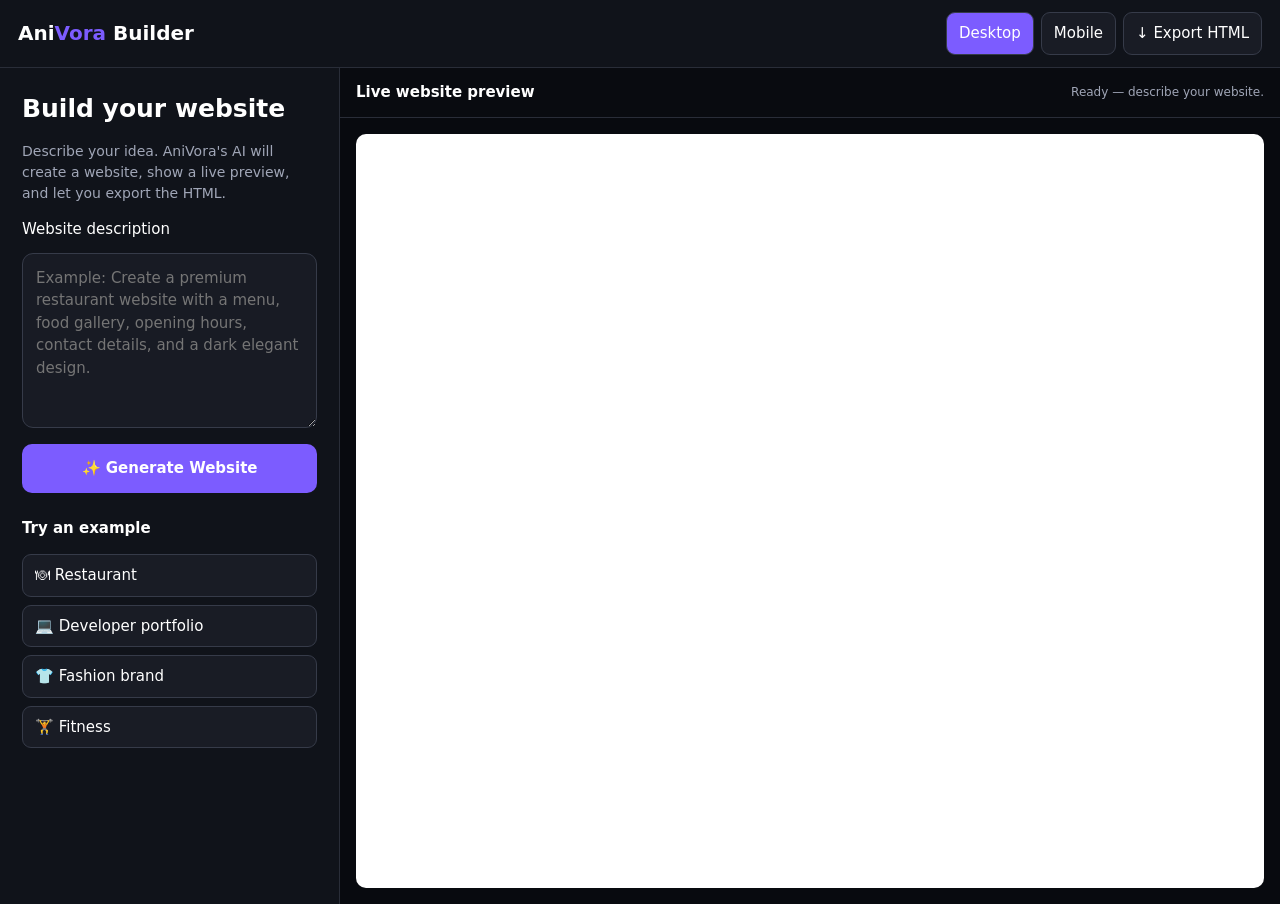
<file: editor.html>
<!DOCTYPE html>
<html lang="en">
<head>
<meta charset="UTF-8">
<meta name="viewport" content="width=device-width, initial-scale=1">
<meta name="theme-color" content="#090b10">
<title>AniVora Builder — AI Website Generator</title>
<style>
:root {
  color-scheme: dark;
  --bg: #090b10;
  --panel: #10131a;
  --line: #292d38;
  --muted: #a0a6b7;
  --purple: #7c5cff;
}
* { box-sizing: border-box; }
body {
  margin: 0;
  background: var(--bg);
  color: #fff;
  font: 15px/1.5 system-ui, Arial, sans-serif;
}
button, textarea { font: inherit; }
button { cursor: pointer; }
.topbar {
  min-height: 64px;
  padding: 12px 18px;
  display: flex;
  align-items: center;
  justify-content: space-between;
  gap: 12px;
  background: var(--panel);
  border-bottom: 1px solid var(--line);
}
.logo { font-size: 20px; font-weight: 850; }
.logo span { color: var(--purple); }
.actions { display: flex; flex-wrap: wrap; gap: 7px; }
.small-btn, .example {
  padding: 9px 12px;
  border: 1px solid #363b49;
  border-radius: 9px;
  background: #191c25;
  color: #fff;
}
.small-btn.active { background: var(--purple); }
.builder {
  min-height: calc(100vh - 64px);
  display: grid;
  grid-template-columns: minmax(260px, 340px) minmax(0, 1fr);
}
.sidebar {
  padding: 22px;
  background: var(--panel);
  border-right: 1px solid var(--line);
}
h1 { margin: 0 0 8px; font-size: 25px; }
.description { color: var(--muted); font-size: 14px; }
textarea {
  width: 100%;
  min-height: 175px;
  margin-top: 12px;
  padding: 13px;
  resize: vertical;
  border: 1px solid #363b49;
  border-radius: 11px;
  outline: none;
  background: #181b24;
  color: white;
}
textarea:focus { border-color: var(--purple); }
.generate {
  width: 100%;
  margin-top: 10px;
  padding: 13px;
  border: 0;
  border-radius: 10px;
  background: var(--purple);
  color: white;
  font-weight: 800;
}
.generate:disabled { opacity: .65; cursor: wait; }
h3 { margin-top: 24px; font-size: 15px; }
.example { display: block; width: 100%; margin: 8px 0; text-align: left; }
.workspace { display: flex; flex-direction: column; min-width: 0; }
.workspace-top {
  min-height: 50px;
  padding: 10px 16px;
  display: flex;
  align-items: center;
  justify-content: space-between;
  gap: 10px;
  border-bottom: 1px solid var(--line);
}
.status { color: var(--muted); font-size: 12px; }
.preview-area {
  flex: 1;
  min-height: 600px;
  padding: 16px;
  display: flex;
  justify-content: center;
  background: #080a0f;
}
#preview {
  width: 100%;
  max-width: 1100px;
  min-height: 650px;
  border: 0;
  border-radius: 10px;
  background: white;
}
@media (max-width: 800px) {
  .builder { grid-template-columns: 1fr; }
  .sidebar { border-right: 0; border-bottom: 1px solid var(--line); }
  .preview-area { min-height: 500px; padding: 8px; }
  #preview { min-height: 550px; }
}
</style>
</head>
<body>
<header class="topbar">
  <div class="logo">Ani<span>Vora</span> Builder</div>
  <div class="actions">
    <button class="small-btn active" id="desktopBtn" type="button">Desktop</button>
    <button class="small-btn" id="mobileBtn" type="button">Mobile</button>
    <button class="small-btn" id="exportBtn" type="button">↓ Export HTML</button>
  </div>
</header>

<main class="builder">
  <aside class="sidebar">
    <h1>Build your website</h1>
    <p class="description">
      Describe your idea. AniVora's AI will create a website,
      show a live preview, and let you export the HTML.
    </p>

    <label for="prompt">Website description</label>
    <textarea id="prompt"
      maxlength="3000"
      placeholder="Example: Create a premium restaurant website with a menu, food gallery, opening hours, contact details, and a dark elegant design."></textarea>

    <button class="generate" id="generateBtn" type="button">
      ✨ Generate Website
    </button>

    <h3>Try an example</h3>
    <button class="example" type="button"
      data-prompt="Create a modern restaurant website with menu items, prices, food gallery, opening hours and contact information.">
      🍽 Restaurant
    </button>
    <button class="example" type="button"
      data-prompt="Create a professional developer portfolio with an introduction, skills, projects and contact section.">
      💻 Developer portfolio
    </button>
    <button class="example" type="button"
      data-prompt="Create a premium fashion brand website with a product collection, editorial hero section and newsletter form.">
      👕 Fashion brand
    </button>
    <button class="example" type="button"
      data-prompt="Create a modern fitness website with workout programs, trainer profiles, membership plans and contact details.">
      🏋️ Fitness
    </button>
  </aside>

  <section class="workspace">
    <div class="workspace-top">
      <strong>Live website preview</strong>
      <span class="status" id="status" role="status" aria-live="polite">
        Ready — describe your website.
      </span>
    </div>
    <div class="preview-area">
      <iframe id="preview" title="Generated website preview"
        sandbox="allow-scripts"
        referrerpolicy="no-referrer"></iframe>
    </div>
  </section>
</main>

<script>
"use strict";

const promptBox = document.getElementById("prompt");
const generateButton = document.getElementById("generateBtn");
const preview = document.getElementById("preview");
const statusText = document.getElementById("status");
const desktopButton = document.getElementById("desktopBtn");
const mobileButton = document.getElementById("mobileBtn");
const exportButton = document.getElementById("exportBtn");

let generatedHTML = "";

async function generateWebsite() {
  const prompt = promptBox.value.trim();

  if (!prompt) {
    statusText.textContent = "Enter a website description first.";
    promptBox.focus();
    return;
  }

  if (prompt.length > 3000) {
    statusText.textContent = "Please shorten your description.";
    return;
  }

  generateButton.disabled = true;
  generateButton.textContent = "Generating...";
  statusText.textContent = "Connecting to AniVora AI. Please wait.";

  try {
    const response = await fetch("/api/generate", {
      method: "POST",
      headers: { "Content-Type": "application/json" },
      body: JSON.stringify({ prompt })
    });

    const data = await response.json().catch(() => null);

    if (!response.ok || !data?.success || !data?.website?.html) {
      throw new Error(
        data?.error || "Website generation failed. Please try again."
      );
    }

    generatedHTML = data.website.html;
    preview.srcdoc = generatedHTML;
    statusText.textContent = "Website generated successfully.";
  } catch (error) {
    statusText.textContent = error?.message ||
      "Could not connect. Check your internet and try again.";
  } finally {
    generateButton.disabled = false;
    generateButton.textContent = "✨ Generate Website";
  }
}

generateButton.addEventListener("click", generateWebsite);

promptBox.addEventListener("keydown", event => {
  if ((event.ctrlKey || event.metaKey) && event.key === "Enter") {
    generateWebsite();
  }
});

document.querySelectorAll(".example").forEach(button => {
  button.addEventListener("click", () => {
    promptBox.value = button.dataset.prompt || "";
    promptBox.focus();
    statusText.textContent = "Example loaded. Tap Generate Website.";
  });
});

desktopButton.addEventListener("click", () => {
  preview.style.width = "100%";
  desktopButton.classList.add("active");
  mobileButton.classList.remove("active");
});

mobileButton.addEventListener("click", () => {
  preview.style.width = "390px";
  mobileButton.classList.add("active");
  desktopButton.classList.remove("active");
});

exportButton.addEventListener("click", () => {
  if (!generatedHTML) {
    statusText.textContent = "Generate a website before exporting.";
    return;
  }

  const blob = new Blob([generatedHTML], { type: "text/html;charset=utf-8" });
  const url = URL.createObjectURL(blob);
  const link = document.createElement("a");

  link.href = url;
  link.download = "anivora-website.html";
  document.body.appendChild(link);
  link.click();
  link.remove();

  setTimeout(() => URL.revokeObjectURL(url), 1000);
  statusText.textContent = "HTML file exported.";
});
</script>
</body>
</html>
</file>
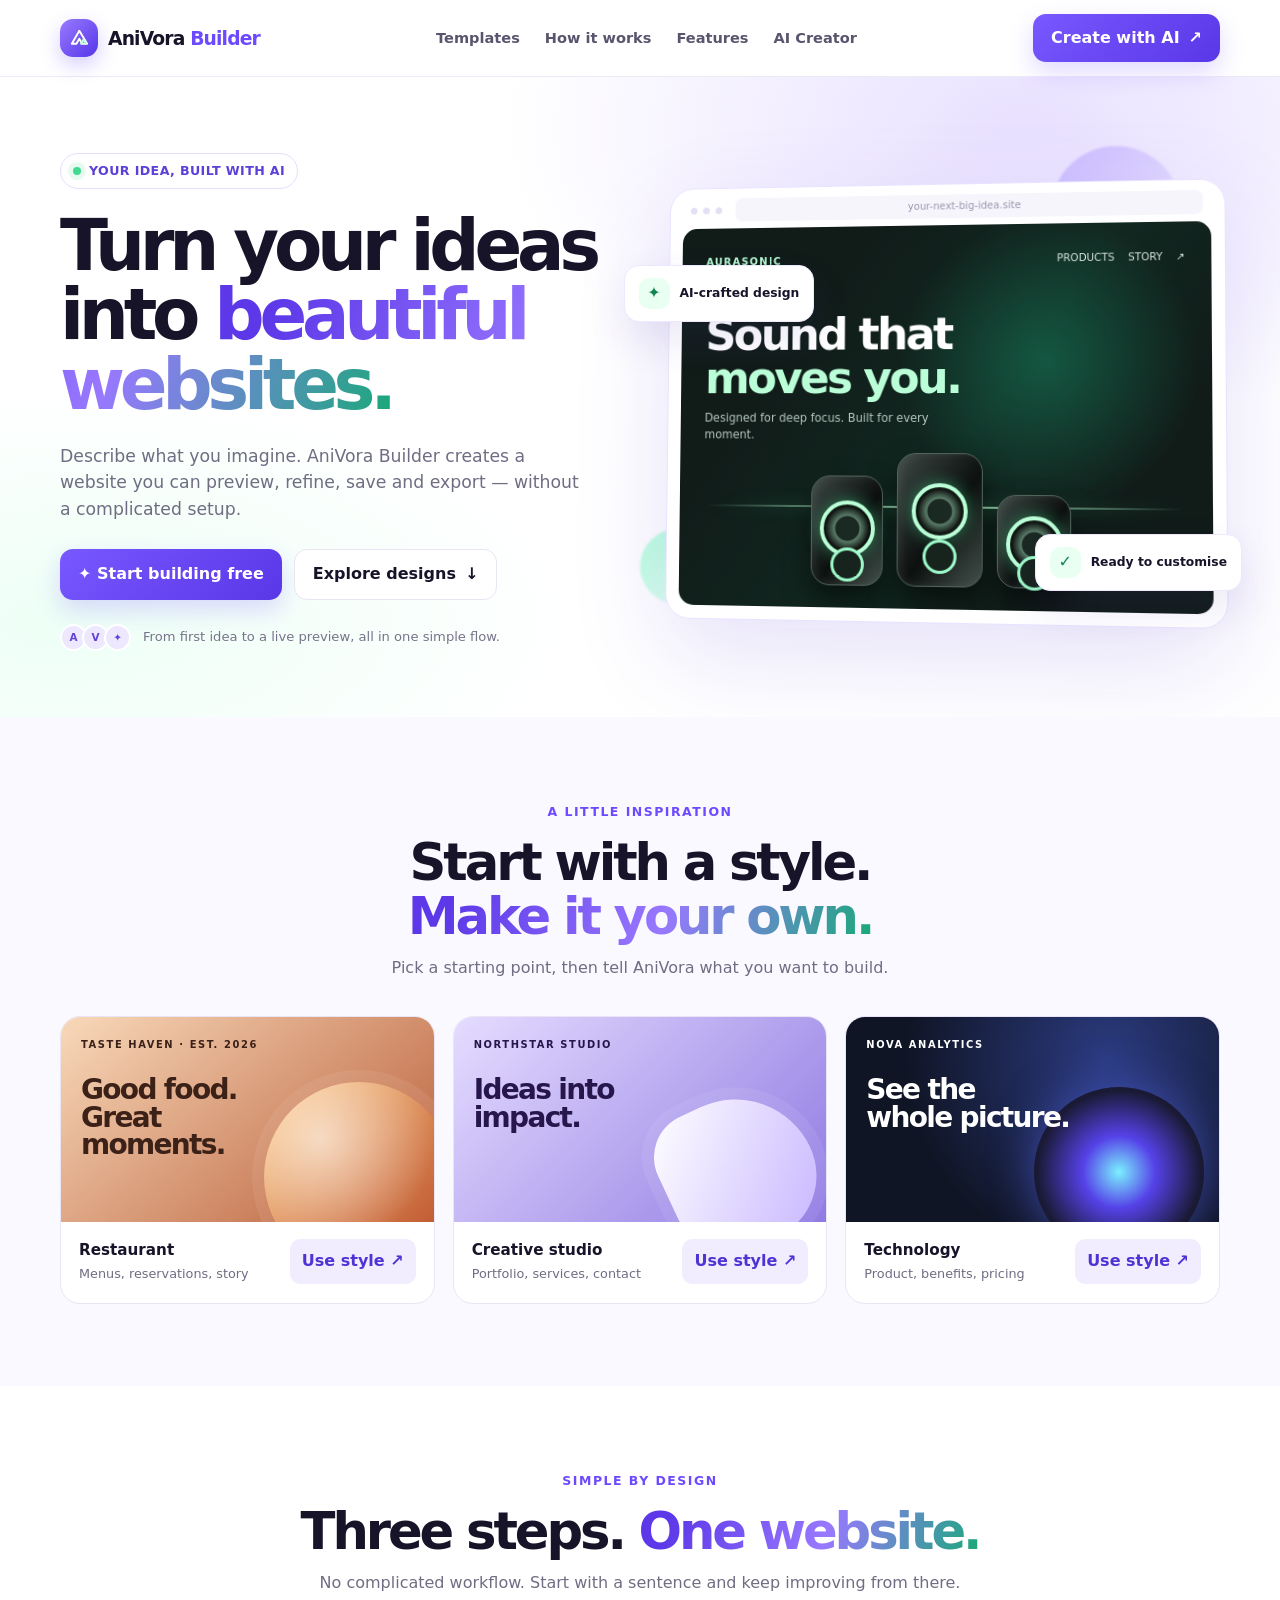
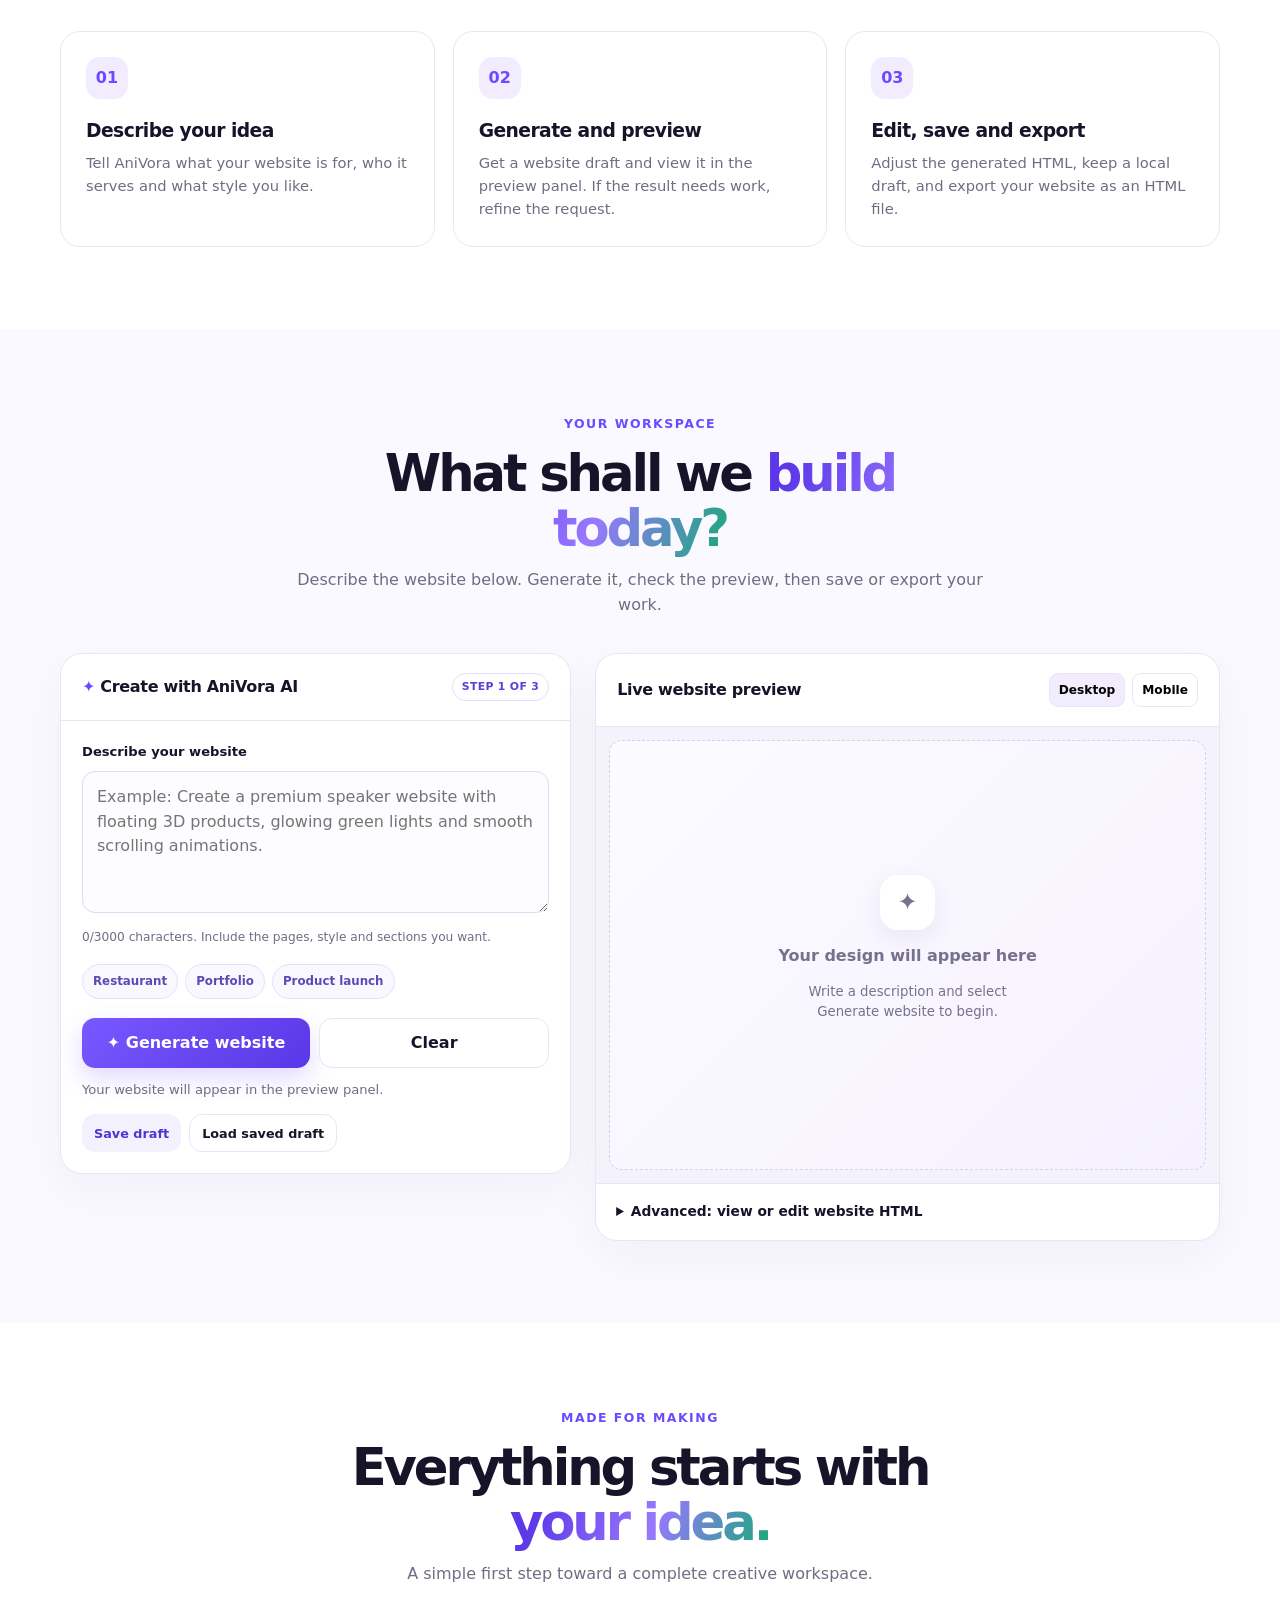
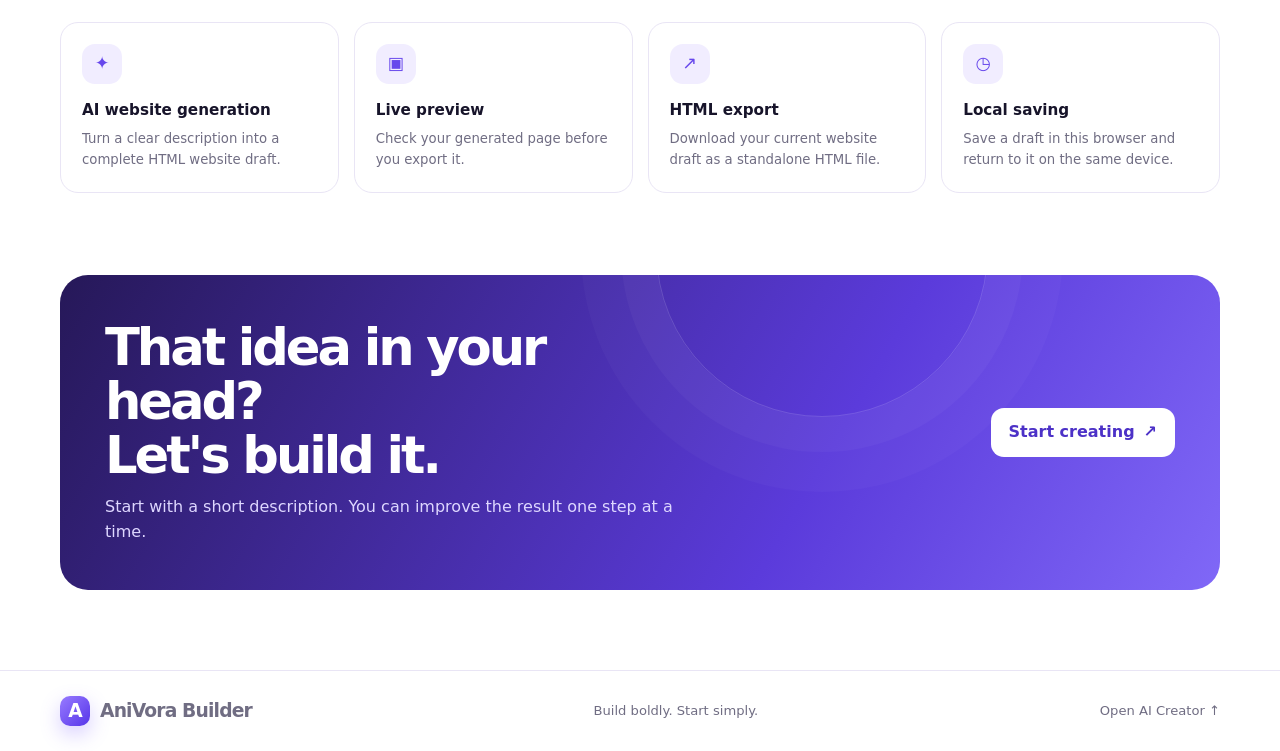
<file: index-1.html>
<!DOCTYPE html>
<html lang="en">
<head>
  <meta charset="UTF-8">
  <meta name="viewport" content="width=device-width, initial-scale=1">
  <meta name="theme-color" content="#6d4aff">
  <meta name="description" content="AniVora Builder turns your ideas into beautiful, responsive websites. Describe your idea, generate, edit, preview and export.">
  <title>AniVora Builder — Turn ideas into websites</title>
  <style>
    :root {
      --ink:#17142a; --muted:#706d83; --purple:#6d4aff; --purple-dark:#5033d4;
      --lav:#f1edff; --line:#e9e5f5; --white:#fff; --mint:#baffd7;
      --shadow:0 24px 70px rgba(48,31,111,.13); --radius:24px;
    }
    *{box-sizing:border-box}
    html{scroll-behavior:smooth;scroll-padding-top:90px}
    body{margin:0;background:#fff;color:var(--ink);font-family:Inter,ui-sans-serif,system-ui,-apple-system,BlinkMacSystemFont,"Segoe UI",sans-serif;line-height:1.55;overflow-x:hidden}
    a{color:inherit;text-decoration:none}
    button,input,textarea,select{font:inherit}
    button{cursor:pointer}
    img{max-width:100%;display:block}
    .container{width:min(1160px,calc(100% - 40px));margin-inline:auto}
    .topbar{position:sticky;top:0;z-index:30;background:rgba(255,255,255,.86);backdrop-filter:blur(18px);border-bottom:1px solid rgba(233,229,245,.8)}
    .nav{height:76px;display:flex;align-items:center;justify-content:space-between;gap:20px}
    .brand{display:inline-flex;align-items:center;gap:10px;font-weight:850;letter-spacing:-.045em;font-size:1.17rem;white-space:nowrap}
    .brand-mark{width:38px;height:38px;border-radius:13px;background:linear-gradient(135deg,#987bff,#5635e9);display:grid;place-items:center;color:#fff;box-shadow:0 8px 20px #6d4aff45}
    .brand-mark svg{width:23px;height:23px}
    .nav-links{display:flex;align-items:center;gap:25px;color:#59556e;font-size:.91rem;font-weight:650}
    .nav-links a:hover{color:var(--purple)}
    .nav-actions{display:flex;align-items:center;gap:10px}
    .btn{border:0;display:inline-flex;align-items:center;justify-content:center;gap:9px;padding:12px 18px;border-radius:13px;font-weight:750;transition:transform .22s ease,box-shadow .22s ease,background .22s ease;min-height:46px}
    .btn:hover{transform:translateY(-2px)}
    .btn-primary{color:white;background:linear-gradient(135deg,#7858ff,#5937e7);box-shadow:0 10px 24px #6d4aff35}
    .btn-primary:hover{box-shadow:0 14px 30px #6d4aff48}
    .btn-dark{background:var(--ink);color:#fff}
    .btn-soft{background:#f4f1ff;color:var(--purple-dark)}
    .btn-outline{background:white;border:1px solid var(--line);color:var(--ink)}
    .btn:disabled{opacity:.55;cursor:wait;transform:none}
    .menu-toggle{display:none;width:44px;height:44px;border:1px solid var(--line);border-radius:12px;background:white;color:var(--ink);font-size:1.3rem}
    .hero{position:relative;isolation:isolate;padding:76px 0 66px;overflow:hidden;background:radial-gradient(ellipse at 80% 8%,#e8e0ff 0,transparent 36%),radial-gradient(ellipse at 5% 85%,#edfff6 0,transparent 30%),#fff}
    .hero-grid{display:grid;grid-template-columns:1fr 1.02fr;gap:50px;align-items:center}
    .eyebrow{display:inline-flex;align-items:center;gap:8px;padding:7px 12px;border:1px solid #e6defe;background:#ffffffc9;border-radius:999px;color:#5c40d7;font-size:.79rem;font-weight:800;letter-spacing:.03em}
    .spark{width:8px;height:8px;border-radius:50%;background:#42d990;box-shadow:0 0 0 5px #42d99022}
    h1{font-size:clamp(2.8rem,5.5vw,5.15rem);line-height:.99;letter-spacing:-.075em;margin:23px 0 22px;font-weight:900;max-width:650px}
    .gradient-text{background:linear-gradient(110deg,#5c38e8 10%,#9878ff 55%,#19a978 100%);-webkit-background-clip:text;background-clip:text;color:transparent}
    .hero-copy{font-size:1.08rem;color:var(--muted);max-width:530px;margin:0 0 26px}
    .hero-actions{display:flex;gap:12px;flex-wrap:wrap}
    .trust-line{display:flex;align-items:center;gap:12px;margin-top:24px;color:#77738a;font-size:.82rem}
    .avatar-stack{display:flex;padding-left:5px}
    .avatar{width:27px;height:27px;margin-left:-5px;border:2px solid white;border-radius:50%;display:grid;place-items:center;background:#eee8ff;color:#6342d8;font-size:.65rem;font-weight:900}
    .hero-visual{position:relative;min-width:0;perspective:1000px}
    .orb{position:absolute;border-radius:50%;filter:blur(1px);pointer-events:none}
    .orb-one{width:130px;height:130px;background:linear-gradient(135deg,#b5a1ff99,#e6ddff22);top:-36px;right:7%;animation:float 7s ease-in-out infinite}
    .orb-two{width:75px;height:75px;background:linear-gradient(135deg,#9bffd0bb,#e1fff0aa);bottom:4%;left:-20px;animation:float 6s ease-in-out infinite reverse}
    .showcase-window{position:relative;border:1px solid #e9e3ff;background:#fff;border-radius:25px;padding:13px;box-shadow:0 35px 100px #5033d425;transform:rotateY(-5deg) rotateX(2deg);animation:window-enter 1s cubic-bezier(.2,.8,.2,1) both}
    .window-top{height:28px;display:flex;align-items:center;gap:6px;padding:0 8px 10px}
    .window-dot{width:7px;height:7px;border-radius:50%;background:#e4dff3}
    .window-url{margin-left:8px;background:#f7f5fc;color:#9a95ad;border-radius:7px;font-size:.63rem;padding:4px 13px;flex:1;text-align:center}
    .mock-site{min-height:375px;border-radius:15px;overflow:hidden;background:#111c19;color:white;position:relative;padding:27px 25px 22px}
    .mock-site:before{content:"";position:absolute;inset:0;background:radial-gradient(circle at 70% 36%,#1bd99b45,transparent 33%),linear-gradient(125deg,transparent 25%,#16c78b12 55%,transparent 80%);animation:aurora 8s ease-in-out infinite alternate}
    .mock-nav,.mock-title,.mock-sub,.mock-products{position:relative;z-index:1}
    .mock-nav{display:flex;justify-content:space-between;align-items:center;font-size:.64rem;color:#d7e5df}
    .mock-logo{font-weight:900;letter-spacing:.12em;color:#baffd7}
    .mock-title{font-size:clamp(1.7rem,3.5vw,3rem);line-height:.98;letter-spacing:-.06em;font-weight:900;margin:45px 0 10px;max-width:320px}
    .mock-title span{color:#baffd7}
    .mock-sub{font-size:.72rem;color:#b6c8c0;max-width:240px}
    .mock-products{display:flex;align-items:end;justify-content:center;gap:14px;margin-top:26px;height:115px}
    .speaker{position:relative;width:73px;height:110px;border-radius:19px;background:linear-gradient(125deg,#3d4845,#0c100f 55%,#45534d);border:1px solid #52655a;box-shadow:inset 4px 0 10px #ffffff10,0 15px 28px #0008;animation:float 4.8s ease-in-out infinite}
    .speaker:nth-child(2){height:133px;width:86px;animation-delay:-1.6s}
    .speaker:nth-child(3){height:92px;animation-delay:-2.8s}
    .speaker:before{content:"";position:absolute;width:48px;height:48px;border-radius:50%;left:50%;top:22%;transform:translateX(-50%);border:4px solid #baffd7;background:radial-gradient(circle,#1a2922 0 35%,#5b7d6a 38%,#101512 65%);box-shadow:0 0 16px #45ffa26b}
    .speaker:after{content:"";position:absolute;width:28px;height:28px;border-radius:50%;left:50%;top:65%;transform:translateX(-50%);border:3px solid #9df9c9;background:#17241d}
    .mock-light{position:absolute;z-index:0;left:5%;right:5%;bottom:26%;height:2px;background:linear-gradient(90deg,transparent,#baffd7,transparent);filter:drop-shadow(0 0 8px #55ffb4);animation:wipe 4s ease-in-out infinite}
    .floating-chip{position:absolute;z-index:3;background:#fff;border:1px solid #eee8ff;border-radius:15px;padding:12px 14px;box-shadow:0 18px 40px #4c31a51c;display:flex;align-items:center;gap:10px;font-size:.77rem;font-weight:800;animation:float 5.5s ease-in-out infinite}
    .chip-icon{width:31px;height:31px;border-radius:10px;background:#e9fff2;display:grid;place-items:center;color:#138553;font-size:1rem}
    .chip-one{top:19%;left:-36px}.chip-two{bottom:7%;right:-22px;animation-delay:-2.2s}
    .section{padding:82px 0}
    .section-soft{background:#faf9ff}
    .section-head{text-align:center;max-width:690px;margin:0 auto 35px}
    .section-kicker{color:var(--purple);font-size:.78rem;font-weight:900;letter-spacing:.12em;text-transform:uppercase}
    h2{font-size:clamp(2rem,4vw,3.2rem);line-height:1.06;letter-spacing:-.06em;margin:11px 0 13px;font-weight:900}
    .section-head p{color:var(--muted);margin:0;font-size:1rem}
    .gallery-grid{display:grid;grid-template-columns:repeat(3,1fr);gap:18px}
    .template-card{background:white;border:1px solid var(--line);border-radius:20px;overflow:hidden;transition:transform .28s ease,box-shadow .28s ease}
    .template-card:hover{transform:translateY(-7px);box-shadow:var(--shadow)}
    .template-art{height:205px;position:relative;overflow:hidden;padding:20px}
    .template-art.restaurant{background:linear-gradient(140deg,#f8d9ba,#b85b36);color:#3c2118}
    .template-art.studio{background:linear-gradient(135deg,#e5dcff,#8f7ae2);color:#26164c}
    .template-art.tech{background:radial-gradient(circle at 70% 20%,#2b3b80,#101526 65%);color:white}
    .art-label{font-size:.62rem;letter-spacing:.16em;font-weight:900;position:relative;z-index:1}
    .art-heading{position:relative;z-index:1;font-size:1.75rem;line-height:.98;letter-spacing:-.06em;font-weight:900;max-width:210px;margin-top:24px}
    .art-shape{position:absolute;border-radius:50%;right:-20px;bottom:-50px;width:190px;height:190px;background:radial-gradient(circle at 30% 30%,#fff9,#fff0 60%),linear-gradient(135deg,#ffcb86,#b44422);box-shadow:0 0 0 12px #ffffff12}
    .studio .art-shape{background:linear-gradient(135deg,#fff,#c6b4ff);width:150px;height:150px;right:12px;bottom:-25px;border-radius:35% 65% 53% 47%;transform:rotate(-25deg)}
    .tech .art-shape{background:radial-gradient(circle,#7bf0ff,#5542e8 30%,#1a1a35 68%);width:170px;height:170px;right:15px;bottom:-35px;box-shadow:0 0 45px #5c6bff80}
    .template-info{padding:17px 18px 19px;display:flex;justify-content:space-between;align-items:center;gap:12px}
    .template-info strong{display:block;font-size:.95rem}.template-info span{display:block;color:var(--muted);font-size:.8rem;margin-top:2px}
    .use-template{border:0;background:#f1edff;color:var(--purple-dark);border-radius:10px;padding:10px 12px;font-weight:800;white-space:nowrap}
    .steps{display:grid;grid-template-columns:repeat(3,1fr);gap:18px}
    .step-card{border:1px solid var(--line);border-radius:20px;padding:25px;background:white;transition:transform .25s ease}
    .step-card:hover{transform:translateY(-5px)}
    .step-number{width:42px;height:42px;border-radius:14px;background:var(--lav);color:var(--purple);display:grid;place-items:center;font-weight:900;margin-bottom:17px}
    .step-card h3{margin:0 0 7px;letter-spacing:-.03em}.step-card p{margin:0;color:var(--muted);font-size:.92rem}
    .creator-wrap{display:grid;grid-template-columns:.9fr 1.1fr;gap:24px;align-items:start}
    .creator-panel,.preview-panel{border:1px solid var(--line);border-radius:22px;background:white;box-shadow:0 16px 50px #30205c0b;overflow:hidden}
    .panel-head{padding:19px 21px;border-bottom:1px solid var(--line);display:flex;align-items:center;justify-content:space-between;gap:12px}
    .panel-head strong{font-size:1rem;letter-spacing:-.02em}
    .panel-body{padding:21px}
    .field-label{display:block;font-size:.82rem;font-weight:850;margin-bottom:8px}
    textarea,input[type="url"]{width:100%;border:1px solid #dfd9f1;border-radius:13px;padding:13px 14px;color:var(--ink);outline:none;background:#fdfcff;transition:border .2s,box-shadow .2s}
    textarea:focus,input[type="url"]:focus{border-color:#8a72ff;box-shadow:0 0 0 4px #6d4aff16}
    textarea{min-height:142px;resize:vertical}
    .field-help{font-size:.76rem;color:var(--muted);margin:7px 0 18px}
    .prompt-examples{display:flex;flex-wrap:wrap;gap:7px;margin:10px 0 19px}
    .example-chip{border:1px solid #e5dfff;background:#faf8ff;color:#5e48b7;border-radius:999px;padding:7px 10px;font-size:.74rem;font-weight:750}
    .creator-actions{display:flex;gap:9px;flex-wrap:wrap}
    .creator-actions .btn{flex:1}
    .status{min-height:24px;font-size:.82rem;color:var(--muted);margin-top:12px}
    .status.error{color:#b4233b}.status.success{color:#16804c}
    .preview-tools{display:flex;align-items:center;gap:7px}
    .tool-btn{border:1px solid var(--line);background:white;border-radius:9px;padding:7px 9px;font-size:.76rem;font-weight:800}
    .preview-frame-wrap{padding:13px;background:#f4f2fa}
    .preview-frame{width:100%;height:430px;border:1px solid #e4dfef;border-radius:13px;background:white;display:block}
    .preview-empty{height:430px;border:1px dashed #d7d0ec;border-radius:13px;background:linear-gradient(135deg,#fcfbff,#f5f1ff);display:flex;align-items:center;justify-content:center;text-align:center;padding:25px;color:#77718d}
    .empty-inner{max-width:260px}.empty-icon{width:55px;height:55px;display:grid;place-items:center;border-radius:18px;background:white;box-shadow:0 8px 25px #3f2d8014;font-size:1.5rem;margin:0 auto 14px}
    .editor-area{border-top:1px solid var(--line);padding:17px 20px}
    .editor-area summary{font-weight:850;cursor:pointer;font-size:.86rem}
    .editor-area textarea{min-height:180px;margin-top:12px;font-family:ui-monospace,SFMono-Regular,Menlo,monospace;font-size:.76rem}
    .editor-buttons{display:flex;flex-wrap:wrap;gap:8px;margin-top:10px}
    .editor-buttons .btn{min-height:38px;padding:8px 12px;font-size:.8rem}
    .feature-grid{display:grid;grid-template-columns:repeat(4,1fr);gap:15px}
    .feature{padding:21px;border:1px solid var(--line);border-radius:18px;background:#fff}
    .feature-icon{width:40px;height:40px;border-radius:13px;background:#f1edff;color:#6748ec;display:grid;place-items:center;font-size:1.1rem;margin-bottom:15px}
    .feature h3{font-size:.95rem;margin:0 0 7px}.feature p{font-size:.83rem;color:var(--muted);margin:0}
    .cta{padding:0 0 80px}
    .cta-box{position:relative;overflow:hidden;background:linear-gradient(120deg,#261858,#5b3bdb 65%,#8068f7);border-radius:28px;padding:45px;color:#fff;display:flex;align-items:center;justify-content:space-between;gap:25px}
    .cta-box:after{content:"";position:absolute;width:330px;height:330px;border:1px solid #ffffff26;border-radius:50%;right:20%;top:-190px;box-shadow:0 0 0 35px #ffffff08,0 0 0 75px #ffffff06;pointer-events:none}
    .cta-copy{position:relative;z-index:1;max-width:600px}.cta-copy h2{margin-top:0}.cta-copy p{color:#ded7ff;margin:0}
    .cta-box .btn{position:relative;z-index:1;background:white;color:#4c31c7;white-space:nowrap}
    footer{border-top:1px solid var(--line);padding:25px 0;color:var(--muted);font-size:.82rem}
    .footer-inner{display:flex;align-items:center;justify-content:space-between;gap:18px;flex-wrap:wrap}
    .toast{position:fixed;bottom:20px;left:50%;transform:translate(-50%,20px);opacity:0;pointer-events:none;z-index:80;background:#21183e;color:#fff;padding:12px 17px;border-radius:13px;box-shadow:var(--shadow);font-size:.85rem;transition:opacity .25s,transform .25s;max-width:calc(100% - 30px)}
    .toast.show{opacity:1;transform:translate(-50%,0)}
    .reveal{opacity:0;transform:translateY(22px);transition:opacity .7s ease,transform .7s cubic-bezier(.2,.7,.2,1)}
    .reveal.visible{opacity:1;transform:translateY(0)}
    @keyframes float{0%,100%{transform:translateY(0) rotate(0)}50%{transform:translateY(-12px) rotate(1.5deg)}}
    @keyframes window-enter{from{opacity:0;transform:translateY(24px) rotateY(-9deg) rotateX(3deg)}to{opacity:1;transform:rotateY(-5deg) rotateX(2deg)}}
    @keyframes aurora{from{opacity:.45;transform:scale(1)}to{opacity:1;transform:scale(1.08)}}
    @keyframes wipe{0%,100%{transform:translateX(-45%);opacity:.2}50%{transform:translateX(35%);opacity:1}}
    @media(max-width:900px){
      .nav-links{gap:15px}.hero{padding-top:55px}.hero-grid{gap:30px;grid-template-columns:1fr 1fr}
      .chip-one{left:-15px}.chip-two{right:-8px}.mock-site{min-height:345px;padding:22px 18px}
      .gallery-grid{gap:13px}.template-art{height:180px}.feature-grid{grid-template-columns:repeat(2,1fr)}
      .creator-wrap{grid-template-columns:1fr}.preview-frame,.preview-empty{height:390px}
    }
    @media(max-width:680px){
      .container{width:min(100% - 28px,560px)}.nav{height:66px}.brand{font-size:1.05rem}.brand-mark{width:35px;height:35px}
      .menu-toggle{display:inline-grid;place-items:center}.nav-actions .btn{display:none}
      .nav-links{display:none;position:absolute;top:65px;left:0;right:0;background:#fff;padding:16px 22px 20px;border-bottom:1px solid var(--line);box-shadow:0 18px 25px #24164a0c;flex-direction:column;align-items:stretch;gap:0}
      .nav-links.open{display:flex}.nav-links a{padding:12px 3px;border-bottom:1px solid #f2eff8}.nav-links a:last-child{border-bottom:0}
      .hero{padding:42px 0 47px}.hero-grid{grid-template-columns:1fr;gap:34px}.hero-copy{font-size:1rem}
      h1{font-size:clamp(2.8rem,13vw,4rem);max-width:500px;margin-top:18px}.hero-actions .btn{flex:1}
      .hero-visual{margin:0 9px}.showcase-window{transform:none;animation:window-enter .8s ease both}.mock-site{min-height:340px}
      .chip-one{top:14%;left:-10px}.chip-two{right:-7px;bottom:3%}.floating-chip{padding:9px 10px;font-size:.68rem}.chip-icon{width:27px;height:27px}
      .section{padding:62px 0}.gallery-grid{grid-template-columns:1fr;gap:14px}.template-art{height:190px}.steps{grid-template-columns:1fr;gap:12px}
      .step-card{padding:21px}.creator-wrap{gap:16px}.panel-body{padding:16px}.panel-head{padding:15px 16px}
      .preview-frame,.preview-empty{height:340px}.feature-grid{grid-template-columns:1fr 1fr;gap:10px}.feature{padding:15px}
      .cta{padding-bottom:60px}.cta-box{padding:28px 22px;display:block;border-radius:22px}.cta-box .btn{margin-top:22px}
      .footer-inner{align-items:flex-start;flex-direction:column;gap:10px}
    }
    @media(max-width:380px){.feature-grid{grid-template-columns:1fr}.hero-actions{flex-direction:column}.hero-actions .btn{width:100%}.mock-products{gap:8px}.speaker{width:58px}.speaker:nth-child(2){width:72px}}
    @media(prefers-reduced-motion:reduce){
      *,*::before,*::after{scroll-behavior:auto!important;animation-duration:.01ms!important;animation-iteration-count:1!important;transition-duration:.01ms!important}
      .reveal{opacity:1;transform:none}
    }
  </style>
</head>
<body>
  <header class="topbar">
    <div class="container nav">
      <a class="brand" href="#home" aria-label="AniVora Builder home">
        <span class="brand-mark" aria-hidden="true"><svg viewBox="0 0 24 24" fill="none"><path d="M4 17.5 11.8 4 20 17.5h-5.2l-3-5.2-3 5.2H4Z" stroke="currentColor" stroke-width="2" stroke-linejoin="round"/><path d="M13.5 17.5 16 13.2l2.5 4.3" stroke="#baffd7" stroke-width="2" stroke-linecap="round"/></svg></span>
        <span>AniVora <span style="color:var(--purple)">Builder</span></span>
      </a>
      <nav class="nav-links" id="navLinks" aria-label="Main navigation">
        <a href="#templates">Templates</a><a href="#how-it-works">How it works</a><a href="#features">Features</a><a href="#creator">AI Creator</a>
      </nav>
      <div class="nav-actions">
        <a class="btn btn-primary" href="#creator">Create with AI <span aria-hidden="true">↗</span></a>
        <button class="menu-toggle" id="menuToggle" aria-label="Open navigation" aria-expanded="false">☰</button>
      </div>
    </div>
  </header>

  <main id="home">
    <section class="hero">
      <div class="container hero-grid">
        <div class="hero-copy-block">
          <div class="eyebrow"><span class="spark"></span> YOUR IDEA, BUILT WITH AI</div>
          <h1>Turn your ideas into <span class="gradient-text">beautiful websites.</span></h1>
          <p class="hero-copy">Describe what you imagine. AniVora Builder creates a website you can preview, refine, save and export — without a complicated setup.</p>
          <div class="hero-actions">
            <a class="btn btn-primary" href="#creator">✦ Start building free</a>
            <a class="btn btn-outline" href="#templates">Explore designs <span aria-hidden="true">↓</span></a>
          </div>
          <div class="trust-line">
            <div class="avatar-stack" aria-hidden="true"><span class="avatar">A</span><span class="avatar">V</span><span class="avatar">✦</span></div>
            <span>From first idea to a live preview, all in one simple flow.</span>
          </div>
        </div>
        <div class="hero-visual" aria-label="Animated preview of a premium product website">
          <div class="orb orb-one"></div><div class="orb orb-two"></div>
          <div class="floating-chip chip-one"><span class="chip-icon">✦</span><span>AI-crafted design</span></div>
          <div class="showcase-window">
            <div class="window-top"><span class="window-dot"></span><span class="window-dot"></span><span class="window-dot"></span><span class="window-url">your-next-big-idea.site</span></div>
            <div class="mock-site">
              <div class="mock-light"></div>
              <div class="mock-nav"><span class="mock-logo">AURASONIC</span><span>PRODUCTS　 STORY　 ↗</span></div>
              <div class="mock-title">Sound that<br><span>moves you.</span></div>
              <div class="mock-sub">Designed for deep focus. Built for every moment.</div>
              <div class="mock-products"><div class="speaker"></div><div class="speaker"></div><div class="speaker"></div></div>
            </div>
          </div>
          <div class="floating-chip chip-two"><span class="chip-icon">✓</span><span>Ready to customise</span></div>
        </div>
      </div>
    </section>

    <section class="section section-soft" id="templates">
      <div class="container">
        <div class="section-head reveal">
          <span class="section-kicker">A little inspiration</span>
          <h2>Start with a style.<br><span class="gradient-text">Make it your own.</span></h2>
          <p>Pick a starting point, then tell AniVora what you want to build.</p>
        </div>
        <div class="gallery-grid">
          <article class="template-card reveal">
            <div class="template-art restaurant"><div class="art-label">TASTE HAVEN · EST. 2026</div><div class="art-heading">Good food.<br>Great moments.</div><div class="art-shape"></div></div>
            <div class="template-info"><div><strong>Restaurant</strong><span>Menus, reservations, story</span></div><button class="use-template" data-prompt="Create a modern restaurant website called Taste Haven with a beautiful menu, food photography, opening hours, location, and a reservation call to action.">Use style ↗</button></div>
          </article>
          <article class="template-card reveal">
            <div class="template-art studio"><div class="art-label">NORTHSTAR STUDIO</div><div class="art-heading">Ideas into<br>impact.</div><div class="art-shape"></div></div>
            <div class="template-info"><div><strong>Creative studio</strong><span>Portfolio, services, contact</span></div><button class="use-template" data-prompt="Create a premium creative studio website called Northstar Studio with bold typography, a project portfolio, services, an about section, and a contact call to action.">Use style ↗</button></div>
          </article>
          <article class="template-card reveal">
            <div class="template-art tech"><div class="art-label">NOVA ANALYTICS</div><div class="art-heading">See the<br>whole picture.</div><div class="art-shape"></div></div>
            <div class="template-info"><div><strong>Technology</strong><span>Product, benefits, pricing</span></div><button class="use-template" data-prompt="Create a polished technology SaaS website called Nova Analytics with a futuristic dark hero, product benefits, dashboard preview, pricing cards, and a clear sign-up call to action.">Use style ↗</button></div>
          </article>
        </div>
      </div>
    </section>

    <section class="section" id="how-it-works">
      <div class="container">
        <div class="section-head reveal">
          <span class="section-kicker">Simple by design</span>
          <h2>Three steps. <span class="gradient-text">One website.</span></h2>
          <p>No complicated workflow. Start with a sentence and keep improving from there.</p>
        </div>
        <div class="steps">
          <article class="step-card reveal"><div class="step-number">01</div><h3>Describe your idea</h3><p>Tell AniVora what your website is for, who it serves and what style you like.</p></article>
          <article class="step-card reveal"><div class="step-number">02</div><h3>Generate and preview</h3><p>Get a website draft and view it in the preview panel. If the result needs work, refine the request.</p></article>
          <article class="step-card reveal"><div class="step-number">03</div><h3>Edit, save and export</h3><p>Adjust the generated HTML, keep a local draft, and export your website as an HTML file.</p></article>
        </div>
      </div>
    </section>

    <section class="section section-soft" id="creator">
      <div class="container">
        <div class="section-head reveal">
          <span class="section-kicker">Your workspace</span>
          <h2>What shall we <span class="gradient-text">build today?</span></h2>
          <p>Describe the website below. Generate it, check the preview, then save or export your work.</p>
        </div>
        <div class="creator-wrap">
          <section class="creator-panel reveal" aria-label="Website creation controls">
            <div class="panel-head"><strong><span style="color:var(--purple)">✦</span> Create with AniVora AI</strong><span class="eyebrow" style="font-size:.68rem;padding:5px 9px">STEP 1 OF 3</span></div>
            <div class="panel-body">
              <label class="field-label" for="prompt">Describe your website</label>
              <textarea id="prompt" maxlength="3000" placeholder="Example: Create a premium speaker website with floating 3D products, glowing green lights and smooth scrolling animations."></textarea>
              <div class="field-help"><span id="charCount">0</span>/3000 characters. Include the pages, style and sections you want.</div>
              <div class="prompt-examples">
                <button type="button" class="example-chip" data-prompt="Create a modern restaurant website with a menu, food photography, opening hours and a reservation button.">Restaurant</button>
                <button type="button" class="example-chip" data-prompt="Create a personal portfolio website with an animated hero, project gallery, about section and contact form.">Portfolio</button>
                <button type="button" class="example-chip" data-prompt="Create a premium speaker website with floating 3D products, glowing green lights and smooth scrolling animations.">Product launch</button>
              </div>
              <div class="creator-actions">
                <button class="btn btn-primary" id="generateBtn" type="button">✦ Generate website</button>
                <button class="btn btn-outline" id="clearBtn" type="button">Clear</button>
              </div>
              <div class="status" id="status" role="status" aria-live="polite">Your website will appear in the preview panel.</div>
              <div class="editor-buttons">
                <button class="btn btn-soft" id="saveBtn" type="button">Save draft</button>
                <button class="btn btn-outline" id="loadBtn" type="button">Load saved draft</button>
              </div>
            </div>
          </section>

          <section class="preview-panel reveal" aria-label="Website preview">
            <div class="panel-head"><strong>Live website preview</strong><div class="preview-tools"><button class="tool-btn" id="desktopBtn" type="button" aria-pressed="true">Desktop</button><button class="tool-btn" id="mobileBtn" type="button" aria-pressed="false">Mobile</button></div></div>
            <div class="preview-frame-wrap">
              <div class="preview-empty" id="previewEmpty"><div class="empty-inner"><div class="empty-icon">✦</div><strong>Your design will appear here</strong><p style="font-size:.83rem">Write a description and select Generate website to begin.</p></div></div>
              <iframe class="preview-frame" id="preview" title="Generated website preview" sandbox="allow-scripts allow-forms allow-modals" style="display:none"></iframe>
            </div>
            <div class="editor-area">
              <details>
                <summary>Advanced: view or edit website HTML</summary>
                <p class="field-help">Changes in this editor update the preview when you press Apply HTML.</p>
                <textarea id="htmlEditor" spellcheck="false" aria-label="Generated HTML source" placeholder="Generated HTML will be available here."></textarea>
                <div class="editor-buttons">
                  <button class="btn btn-primary" id="applyHtmlBtn" type="button">Apply HTML</button>
                  <button class="btn btn-outline" id="undoBtn" type="button">Undo</button>
                  <button class="btn btn-outline" id="redoBtn" type="button">Redo</button>
                  <button class="btn btn-outline" id="exportBtn" type="button">Export HTML</button>
                </div>
              </details>
            </div>
          </section>
        </div>
      </div>
    </section>

    <section class="section" id="features">
      <div class="container">
        <div class="section-head reveal">
          <span class="section-kicker">Made for making</span>
          <h2>Everything starts with <span class="gradient-text">your idea.</span></h2>
          <p>A simple first step toward a complete creative workspace.</p>
        </div>
        <div class="feature-grid">
          <article class="feature reveal"><div class="feature-icon">✦</div><h3>AI website generation</h3><p>Turn a clear description into a complete HTML website draft.</p></article>
          <article class="feature reveal"><div class="feature-icon">▣</div><h3>Live preview</h3><p>Check your generated page before you export it.</p></article>
          <article class="feature reveal"><div class="feature-icon">↗</div><h3>HTML export</h3><p>Download your current website draft as a standalone HTML file.</p></article>
          <article class="feature reveal"><div class="feature-icon">◷</div><h3>Local saving</h3><p>Save a draft in this browser and return to it on the same device.</p></article>
        </div>
      </div>
    </section>

    <section class="cta">
      <div class="container">
        <div class="cta-box reveal"><div class="cta-copy"><h2>That idea in your head?<br>Let's build it.</h2><p>Start with a short description. You can improve the result one step at a time.</p></div><a href="#creator" class="btn">Start creating <span aria-hidden="true">↗</span></a></div>
      </div>
    </section>
  </main>

  <footer><div class="container footer-inner"><a class="brand" href="#home"><span class="brand-mark" style="width:30px;height:30px;border-radius:10px">A</span><span>AniVora Builder</span></a><span>Build boldly. Start simply.</span><a href="#creator">Open AI Creator ↑</a></div></footer>
  <div class="toast" id="toast" role="status" aria-live="polite"></div>

  <script>
    (() => {
      const $ = (id) => document.getElementById(id);
      const promptBox = $('prompt'), htmlEditor = $('htmlEditor'), preview = $('preview');
      const status = $('status'), generateBtn = $('generateBtn'), previewEmpty = $('previewEmpty');
      const STORAGE_KEY = 'anivora-builder-draft-v2';
      let currentHtml = '', undoStack = [], redoStack = [], previewMode = 'desktop', toastTimer;

      function say(message, kind = '') {
        status.textContent = message;
        status.className = 'status' + (kind ? ' ' + kind : '');
      }
      function toast(message) {
        const el = $('toast'); el.textContent = message; el.classList.add('show');
        clearTimeout(toastTimer); toastTimer = setTimeout(() => el.classList.remove('show'), 2600);
      }
      function remember(html) {
        if (html && undoStack[undoStack.length - 1] !== html) undoStack.push(html);
        if (undoStack.length > 40) undoStack.shift();
        redoStack = [];
        updateHistoryButtons();
      }
      function updateHistoryButtons() {
        $('undoBtn').disabled = undoStack.length < 2;
        $('redoBtn').disabled = redoStack.length === 0;
      }
      function showHtml(html, addHistory = true) {
        if (!html || typeof html !== 'string') return;
        if (addHistory) remember(currentHtml);
        currentHtml = html;
        htmlEditor.value = html;
        preview.srcdoc = html;
        preview.style.display = 'block';
        previewEmpty.style.display = 'none';
        updateHistoryButtons();
      }
      function safeDownload(html) {
        if (!html.trim()) { toast('Generate or add website HTML first.'); return; }
        const blob = new Blob([html], {type:'text/html;charset=utf-8'});
        const url = URL.createObjectURL(blob);
        const a = document.createElement('a'); a.href = url; a.download = 'anivora-website.html';
        document.body.appendChild(a); a.click(); a.remove();
        setTimeout(() => URL.revokeObjectURL(url), 1000);
        toast('Website HTML exported.');
      }
      function saveDraft() {
        const draft = {prompt: promptBox.value, html: currentHtml, savedAt: new Date().toISOString()};
        try { localStorage.setItem(STORAGE_KEY, JSON.stringify(draft)); say('Draft saved in this browser on this device.', 'success'); toast('Draft saved.'); }
        catch (_) { say('Could not save this draft in browser storage.', 'error'); }
      }
      function loadDraft() {
        try {
          const raw = localStorage.getItem(STORAGE_KEY);
          if (!raw) { toast('No saved draft found on this device.'); return; }
          const draft = JSON.parse(raw); promptBox.value = draft.prompt || ''; updateCount();
          undoStack = []; redoStack = []; currentHtml = '';
          if (draft.html) showHtml(draft.html, false);
          say('Saved draft loaded from this browser.', 'success'); toast('Draft loaded.');
        } catch (_) { say('Could not load the saved draft.', 'error'); }
      }
      function updateCount() { $('charCount').textContent = promptBox.value.length; }
      function setPreviewMode(mode) {
        previewMode = mode;
        preview.style.maxWidth = mode === 'mobile' ? '390px' : '100%';
        preview.style.margin = mode === 'mobile' ? '0 auto' : '0';
        $('desktopBtn').setAttribute('aria-pressed', String(mode === 'desktop'));
        $('mobileBtn').setAttribute('aria-pressed', String(mode === 'mobile'));
        $('desktopBtn').style.background = mode === 'desktop' ? '#f1edff' : '#fff';
        $('mobileBtn').style.background = mode === 'mobile' ? '#f1edff' : '#fff';
      }
      async function generate() {
        const prompt = promptBox.value.trim();
        if (!prompt) { say('Describe the website you want to build first.', 'error'); promptBox.focus(); return; }
        if (prompt.length > 3000) { say('Keep your description under 3000 characters.', 'error'); return; }
        generateBtn.disabled = true; generateBtn.textContent = 'Generating…';
        say('AniVora is generating your website. This can take a little while.');
        try {
          const controller = new AbortController();
          const timer = setTimeout(() => controller.abort(), 310000);
          let response;
          try {
            response = await fetch('/api/generate', {
              method:'POST',
              headers:{'Content-Type':'application/json'},
              body:JSON.stringify({prompt}),
              signal:controller.signal
            });
          } finally { clearTimeout(timer); }
          const data = await response.json().catch(() => null);
          if (!response.ok || !data || data.success !== true || typeof data.website?.html !== 'string') {
            throw new Error(data?.error || 'The website could not be generated. Please try again.');
          }
          undoStack = []; redoStack = []; currentHtml = '';
          showHtml(data.website.html, false);
          say('Website generated. Preview it, edit the HTML if needed, then save or export.', 'success');
          $('preview').scrollIntoView({behavior:'smooth',block:'nearest'});
        } catch (err) {
          const message = err.name === 'AbortError' ? 'Generation took too long. Please try again.' :
            (err.message || 'Could not connect to AniVora API. Please try again.');
          say(message, 'error');
        } finally {
          generateBtn.disabled = false; generateBtn.textContent = '✦ Generate website';
        }
      }

      $('menuToggle').addEventListener('click', () => {
        const open = $('navLinks').classList.toggle('open');
        $('menuToggle').setAttribute('aria-expanded', String(open));
        $('menuToggle').setAttribute('aria-label', open ? 'Close navigation' : 'Open navigation');
        $('menuToggle').textContent = open ? '×' : '☰';
      });
      document.querySelectorAll('#navLinks a').forEach(a => a.addEventListener('click', () => {
        $('navLinks').classList.remove('open'); $('menuToggle').setAttribute('aria-expanded','false'); $('menuToggle').textContent = '☰';
      }));
      promptBox.addEventListener('input', updateCount);
      document.querySelectorAll('[data-prompt]').forEach(button => button.addEventListener('click', () => {
        promptBox.value = button.dataset.prompt || ''; updateCount();
        $('creator').scrollIntoView({behavior:'smooth'}); promptBox.focus({preventScroll:true});
      }));
      generateBtn.addEventListener('click', generate);
      $('clearBtn').addEventListener('click', () => { promptBox.value = ''; updateCount(); say('Describe the website you want to build.'); promptBox.focus(); });
      $('saveBtn').addEventListener('click', saveDraft);
      $('loadBtn').addEventListener('click', loadDraft);
      $('applyHtmlBtn').addEventListener('click', () => {
        const html = htmlEditor.value.trim();
        if (!html) { toast('Paste or generate website HTML first.'); return; }
        showHtml(html, true); say('HTML applied to the preview.', 'success');
      });
      $('exportBtn').addEventListener('click', () => safeDownload(htmlEditor.value || currentHtml));
      $('undoBtn').addEventListener('click', () => {
        if (undoStack.length < 2) return;
        redoStack.push(currentHtml); currentHtml = undoStack.pop();
        htmlEditor.value = currentHtml; preview.srcdoc = currentHtml; updateHistoryButtons(); say('Last HTML change undone.');
      });
      $('redoBtn').addEventListener('click', () => {
        if (!redoStack.length) return;
        const next = redoStack.pop(); undoStack.push(currentHtml); currentHtml = next;
        htmlEditor.value = currentHtml; preview.srcdoc = currentHtml; updateHistoryButtons(); say('HTML change restored.');
      });
      $('desktopBtn').addEventListener('click', () => setPreviewMode('desktop'));
      $('mobileBtn').addEventListener('click', () => setPreviewMode('mobile'));

      // Lightweight reveal-on-scroll. Reduced-motion preference is respected in CSS.
      if ('IntersectionObserver' in window && !window.matchMedia('(prefers-reduced-motion: reduce)').matches) {
        const observer = new IntersectionObserver(entries => entries.forEach(entry => {
          if (entry.isIntersecting) { entry.target.classList.add('visible'); observer.unobserve(entry.target); }
        }), {threshold:0.12});
        document.querySelectorAll('.reveal').forEach(el => observer.observe(el));
      } else document.querySelectorAll('.reveal').forEach(el => el.classList.add('visible'));

      updateCount(); updateHistoryButtons(); setPreviewMode('desktop');
    })();
  </script>
</body>
</html>
</file>
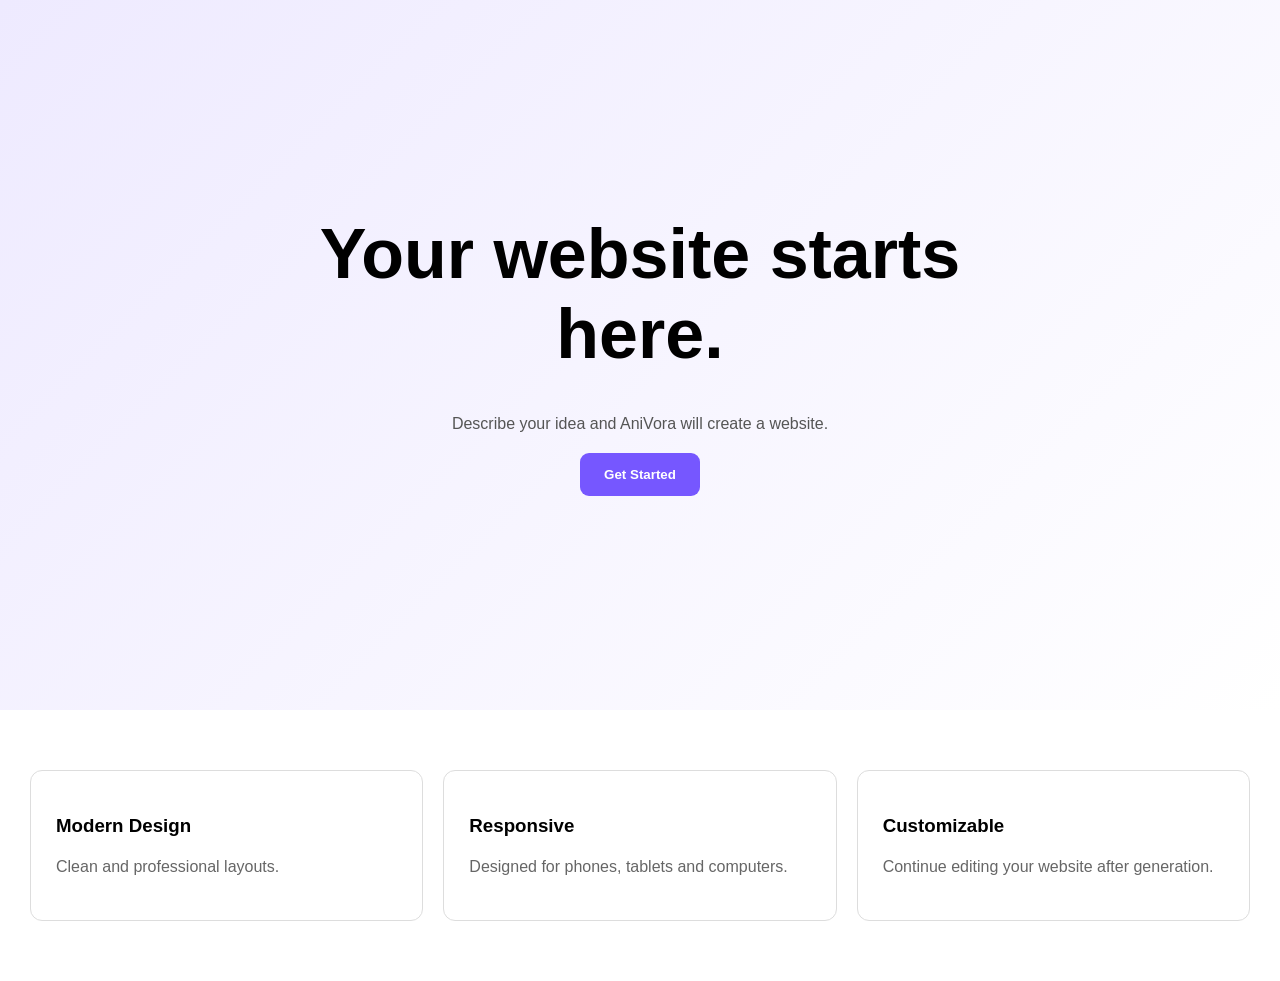
<file: preview.html>
<!DOCTYPE html><html lang="en">
<head>
  <meta charset="UTF-8">
  <meta name="viewport" content="width=device-width, initial-scale=1.0">  <title>AniVora Preview</title>  <style>
    body {
      margin: 0;
      font-family: Arial, sans-serif;
    }

    .hero {
      min-height: 70vh;
      padding: 40px 20px;
      display: flex;
      flex-direction: column;
      justify-content: center;
      align-items: center;
      text-align: center;
      background: linear-gradient(135deg, #eeeaff, #ffffff);
    }

    .hero h1 {
      max-width: 800px;
      font-size: clamp(38px, 7vw, 70px);
      margin: 0 0 20px;
    }

    .hero p {
      max-width: 650px;
      color: #555;
      line-height: 1.7;
    }

    .hero button {
      border: 0;
      padding: 14px 24px;
      border-radius: 9px;
      background: #7657ff;
      color: white;
      font-weight: bold;
    }

    .features {
      display: grid;
      grid-template-columns: repeat(3, 1fr);
      gap: 20px;
      padding: 60px 30px;
    }

    .feature {
      padding: 25px;
      border: 1px solid #ddd;
      border-radius: 12px;
    }

    .feature p {
      color: #666;
      line-height: 1.5;
    }

    @media(max-width:700px) {
      .features {
        grid-template-columns: 1fr;
      }
    }
  </style></head><body><section class="hero">  <h1 id="title">
    Your website starts here.
  </h1>  <p id="description">
    Describe your idea and AniVora will create a website.
  </p>  <button>
    Get Started
  </button></section><section class="features">  <div class="feature">
    <h3>Modern Design</h3>
    <p>
      Clean and professional layouts.
    </p>
  </div>  <div class="feature">
    <h3>Responsive</h3>
    <p>
      Designed for phones, tablets and computers.
    </p>
  </div>  <div class="feature">
    <h3>Customizable</h3>
    <p>
      Continue editing your website after generation.
    </p>
  </div></section></body>
</html>
</file>
